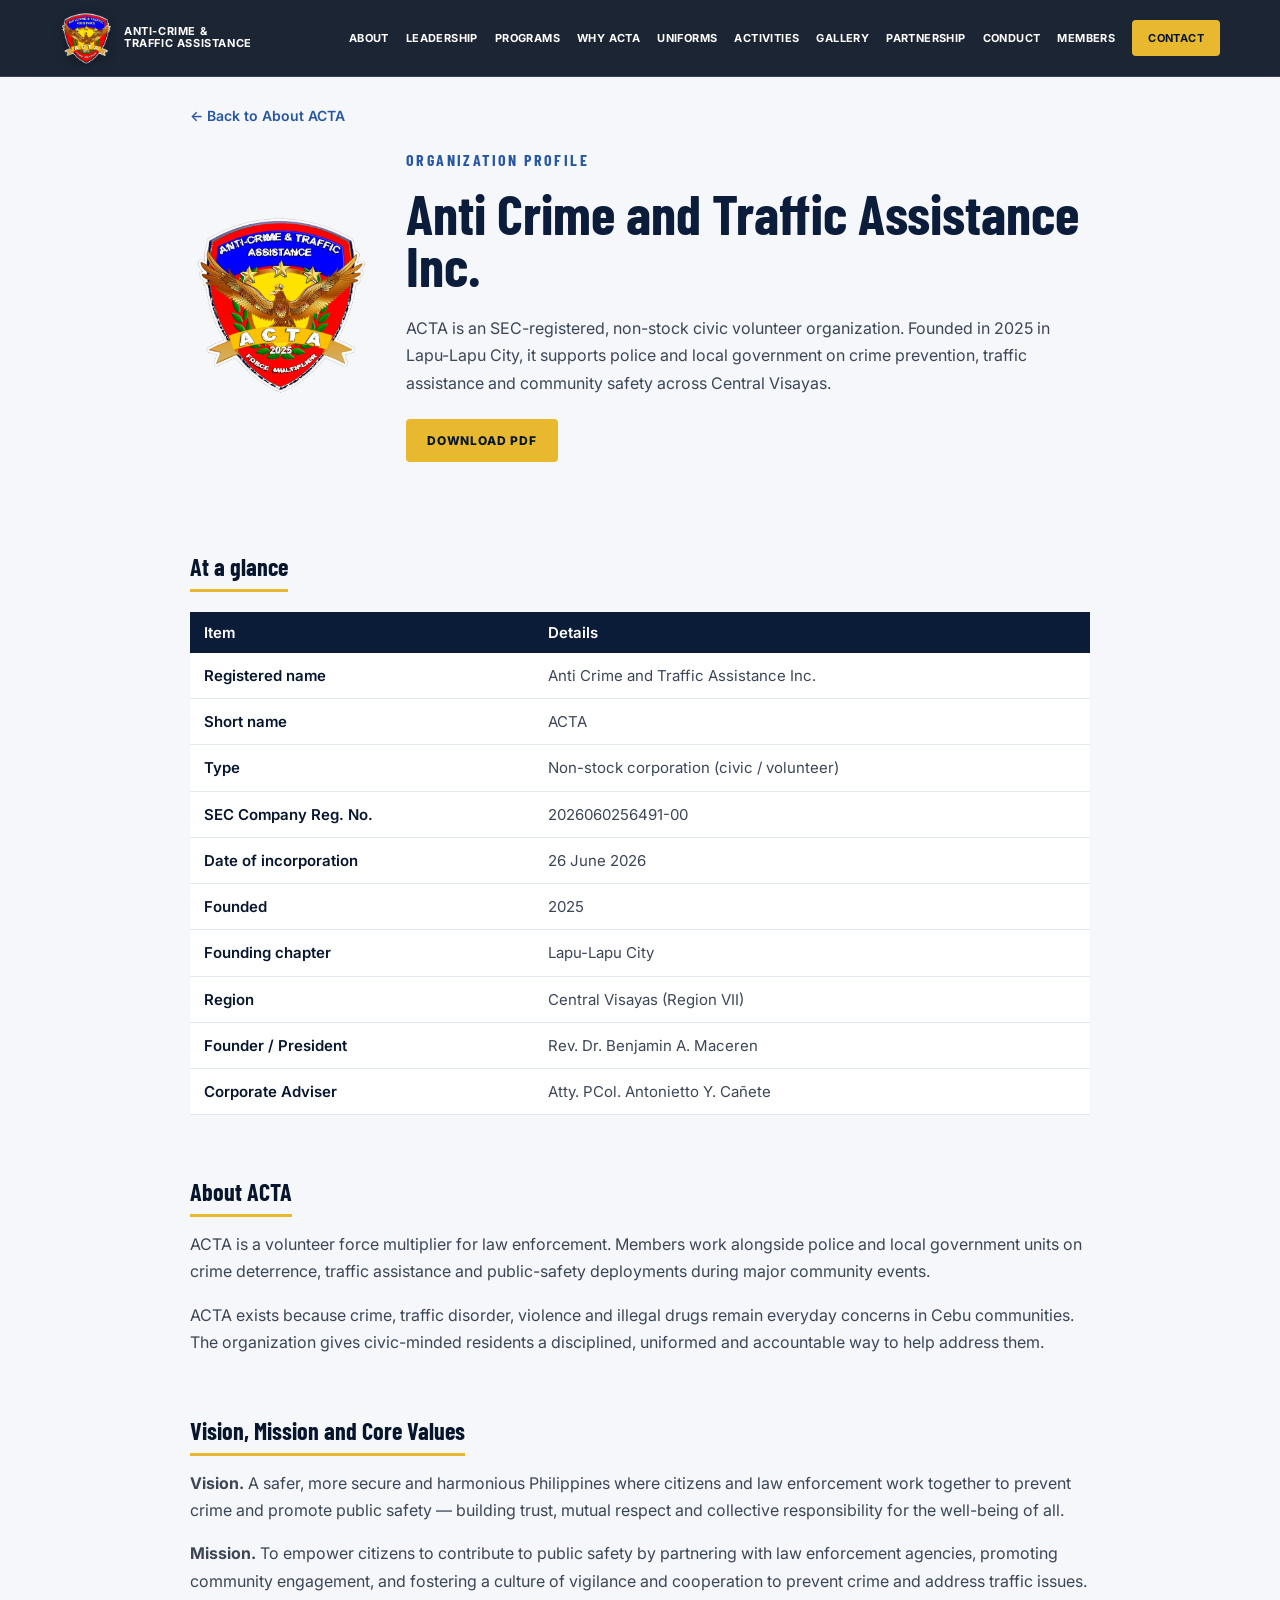
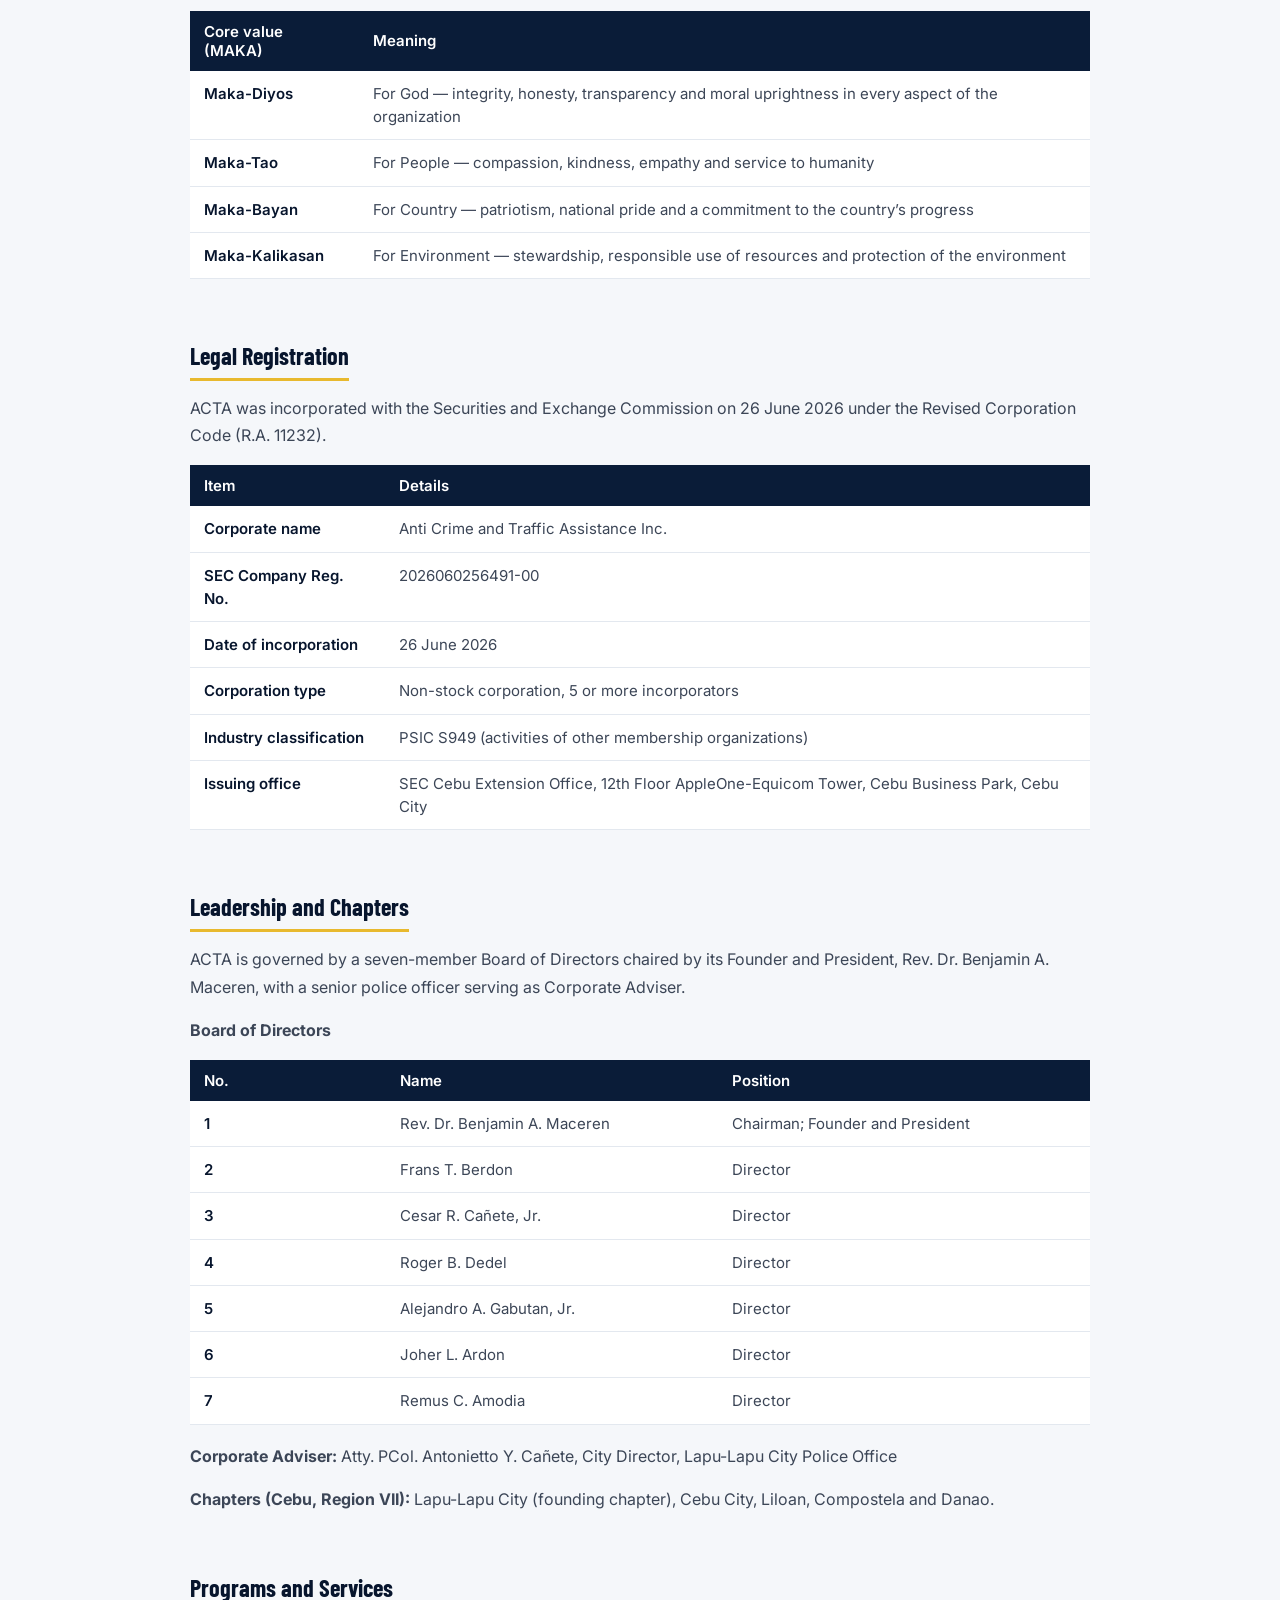
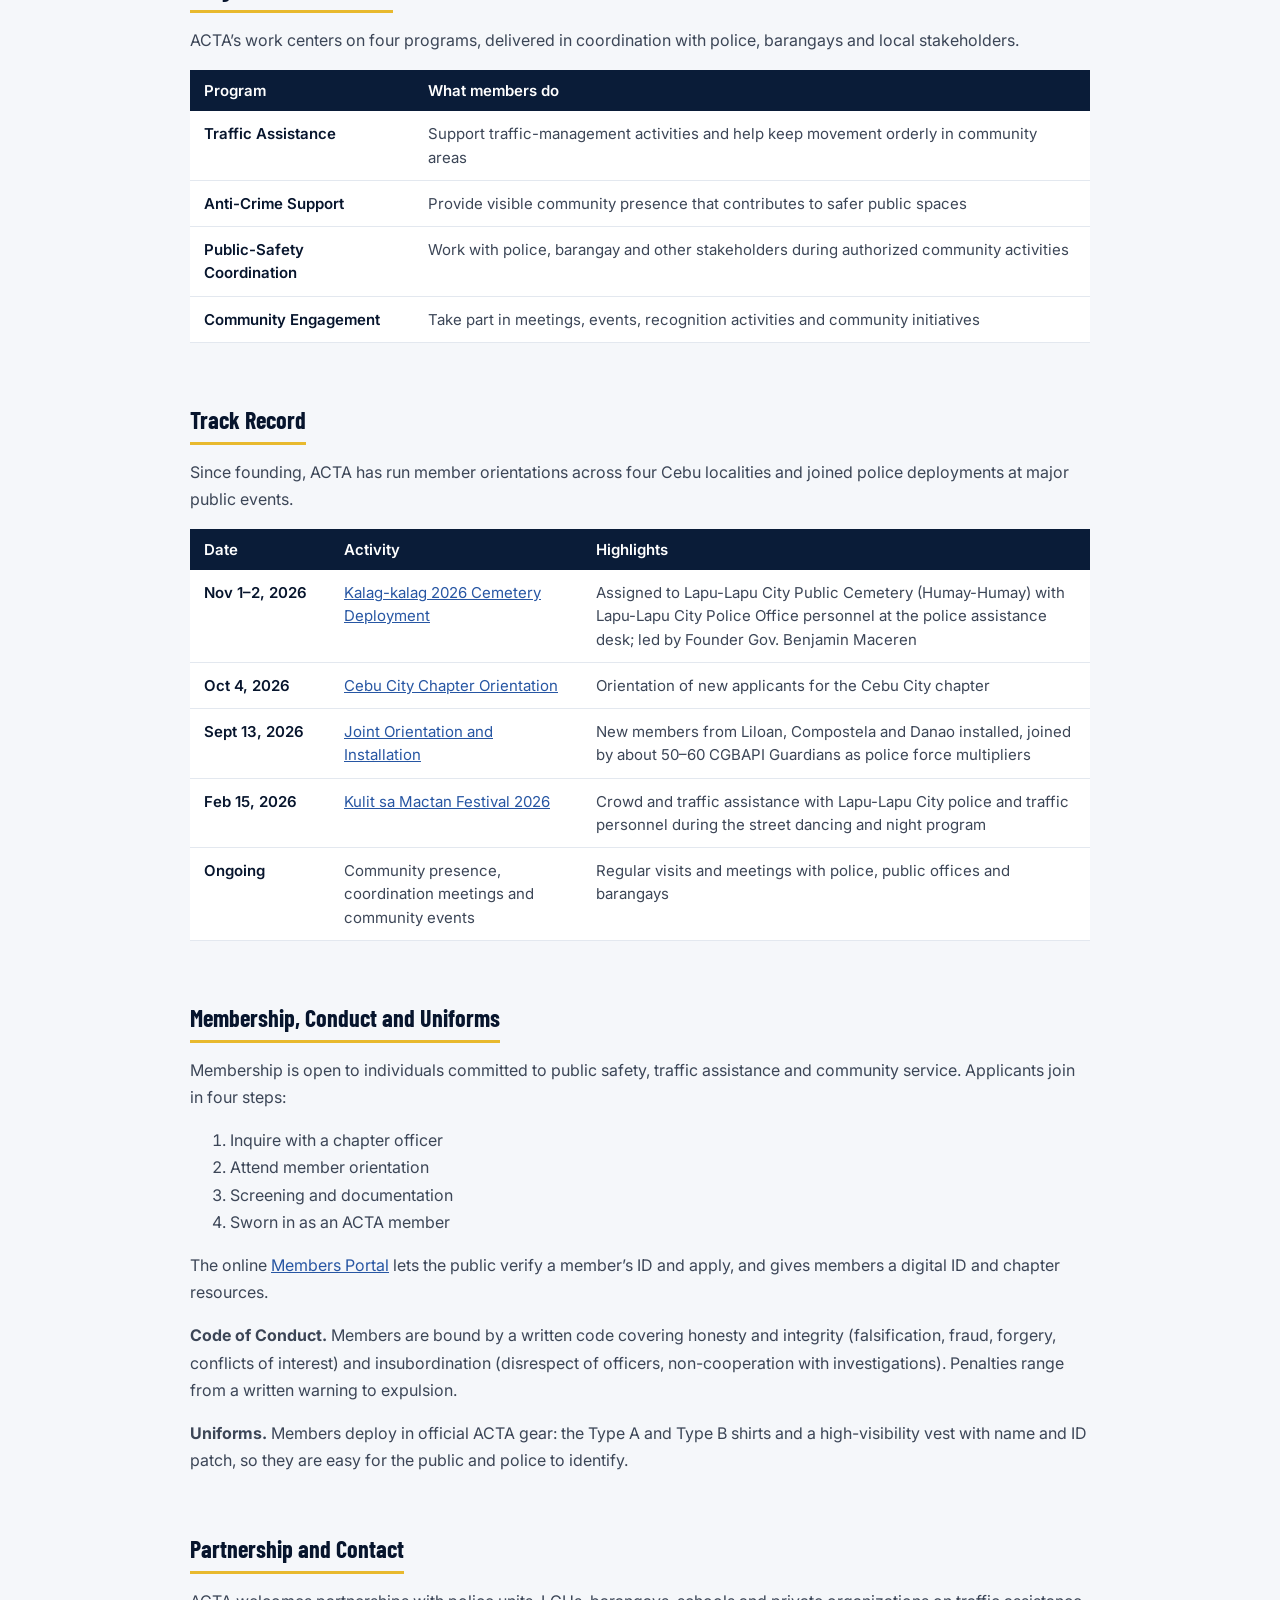
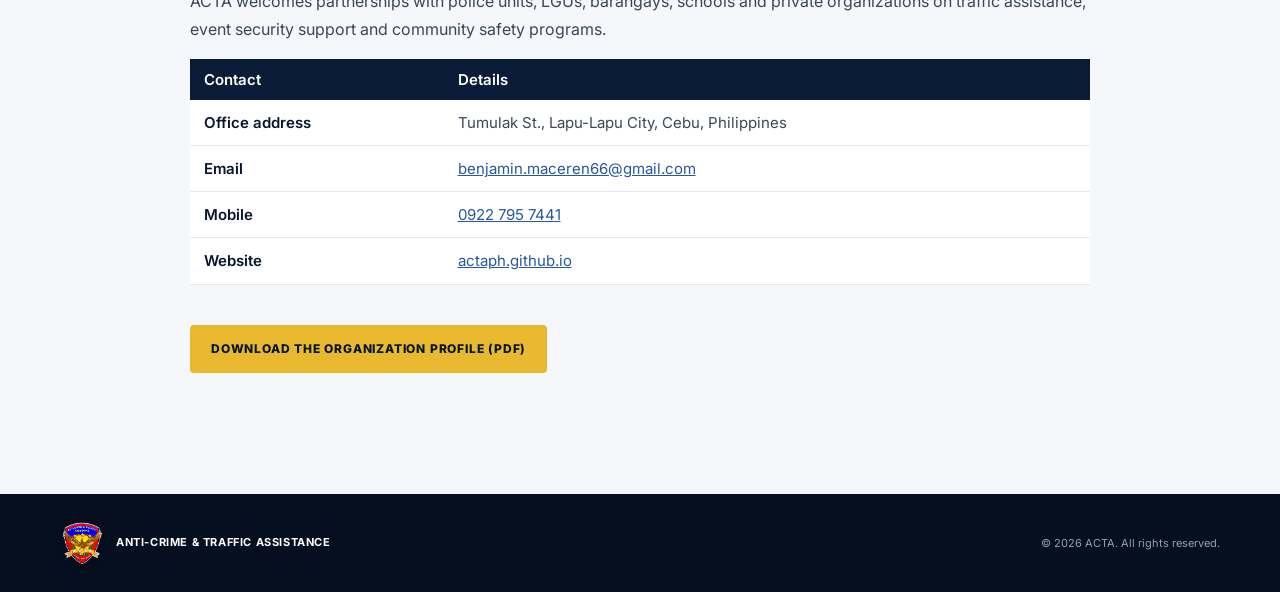
<file: organization-profile.html>
<!doctype html>
<html lang="en">
<head>
<meta charset="utf-8">
<meta name="viewport" content="width=device-width, initial-scale=1">
<meta name="description" content="Organization Profile of Anti Crime and Traffic Assistance Inc. (ACTA): SEC registration, vision and mission, leadership, chapters, programs and track record.">
<title>Organization Profile | ACTA</title>
<link rel="preconnect" href="https://fonts.googleapis.com">
<link rel="preconnect" href="https://fonts.gstatic.com" crossorigin>
<link href="https://fonts.googleapis.com/css2?family=Barlow+Condensed:wght@500;600;700&family=Inter:wght@400;500;600;700&display=swap" rel="stylesheet">
<link rel="icon" type="image/png" href="assets/acta-logo.png">
<link rel="stylesheet" href="styles.css">
</head>
<body>
<header class="topbar">
  <div class="container nav">
    <a class="brand" href="index.html#home"><img class="brand-logo" src="assets/acta-logo.png" alt="ACTA logo"><span>Anti-Crime &amp;<br>Traffic Assistance</span></a>
    <button class="menu" aria-label="Open menu">☰</button>
    <nav id="navlinks">
      <a href="index.html#about">About</a>
      <a href="index.html#leadership">Leadership</a>
      <a href="index.html#programs">Programs</a>
      <a href="index.html#why-acta">Why ACTA</a>
      <a href="index.html#uniforms">Uniforms</a>
      <a href="index.html#activities">Activities</a>
      <a href="index.html#gallery">Gallery</a>
      <a href="index.html#partners">Partnership</a>
      <a href="index.html#conduct">Conduct</a>
      <a href="index.html#members">Members</a>
      <a class="nav-cta" href="index.html#contact">Contact</a>
    </nav>
  </div>
</header>

<main>
<section class="section profile-page">
  <div class="container profile-wrap">
    <a class="back-link" href="index.html#about">&larr; Back to About ACTA</a>
    <div class="profile-hero">
      <img class="profile-logo" src="assets/acta-logo.png" alt="ACTA logo">
      <div>
        <p class="eyebrow blue">ORGANIZATION PROFILE</p>
        <h2>Anti Crime and Traffic Assistance Inc.</h2>
        <p class="activity-lead">ACTA is an SEC-registered, non-stock civic volunteer organization. Founded in 2025 in Lapu-Lapu City, it supports police and local government on crime prevention, traffic assistance and community safety across Central Visayas.</p>
        <a class="btn primary" href="assets/acta-organization-profile.pdf" download>Download PDF</a>
      </div>
    </div>

    <h3>At a glance</h3>
    <div class="profile-table"><table><thead><tr><th>Item</th><th>Details</th></tr></thead><tbody><tr><td>Registered name</td><td>Anti Crime and Traffic Assistance Inc.</td></tr><tr><td>Short name</td><td>ACTA</td></tr><tr><td>Type</td><td>Non-stock corporation (civic / volunteer)</td></tr><tr><td>SEC Company Reg. No.</td><td>2026060256491-00</td></tr><tr><td>Date of incorporation</td><td>26 June 2026</td></tr><tr><td>Founded</td><td>2025</td></tr><tr><td>Founding chapter</td><td>Lapu-Lapu City</td></tr><tr><td>Region</td><td>Central Visayas (Region VII)</td></tr><tr><td>Founder / President</td><td>Rev. Dr. Benjamin A. Maceren</td></tr><tr><td>Corporate Adviser</td><td>Atty. PCol. Antonietto Y. Ca&ntilde;ete</td></tr></tbody></table></div>

    <h3>About ACTA</h3>
    <p>ACTA is a volunteer force multiplier for law enforcement. Members work alongside police and local government units on crime deterrence, traffic assistance and public-safety deployments during major community events.</p>
    <p>ACTA exists because crime, traffic disorder, violence and illegal drugs remain everyday concerns in Cebu communities. The organization gives civic-minded residents a disciplined, uniformed and accountable way to help address them.</p>

    <h3>Vision, Mission and Core Values</h3>
    <p><b>Vision.</b> A safer, more secure and harmonious Philippines where citizens and law enforcement work together to prevent crime and promote public safety &mdash; building trust, mutual respect and collective responsibility for the well-being of all.</p>
    <p><b>Mission.</b> To empower citizens to contribute to public safety by partnering with law enforcement agencies, promoting community engagement, and fostering a culture of vigilance and cooperation to prevent crime and address traffic issues.</p>
    <div class="profile-table"><table><thead><tr><th>Core value (MAKA)</th><th>Meaning</th></tr></thead><tbody><tr><td>Maka-Diyos</td><td>For God &mdash; integrity, honesty, transparency and moral uprightness in every aspect of the organization</td></tr><tr><td>Maka-Tao</td><td>For People &mdash; compassion, kindness, empathy and service to humanity</td></tr><tr><td>Maka-Bayan</td><td>For Country &mdash; patriotism, national pride and a commitment to the country&rsquo;s progress</td></tr><tr><td>Maka-Kalikasan</td><td>For Environment &mdash; stewardship, responsible use of resources and protection of the environment</td></tr></tbody></table></div>

    <h3>Legal Registration</h3>
    <p>ACTA was incorporated with the Securities and Exchange Commission on 26 June 2026 under the Revised Corporation Code (R.A. 11232).</p>
    <div class="profile-table"><table><thead><tr><th>Item</th><th>Details</th></tr></thead><tbody><tr><td>Corporate name</td><td>Anti Crime and Traffic Assistance Inc.</td></tr><tr><td>SEC Company Reg. No.</td><td>2026060256491-00</td></tr><tr><td>Date of incorporation</td><td>26 June 2026</td></tr><tr><td>Corporation type</td><td>Non-stock corporation, 5 or more incorporators</td></tr><tr><td>Industry classification</td><td>PSIC S949 (activities of other membership organizations)</td></tr><tr><td>Issuing office</td><td>SEC Cebu Extension Office, 12th Floor AppleOne-Equicom Tower, Cebu Business Park, Cebu City</td></tr></tbody></table></div>

    <h3>Leadership and Chapters</h3>
    <p>ACTA is governed by a seven-member Board of Directors chaired by its Founder and President, Rev. Dr. Benjamin A. Maceren, with a senior police officer serving as Corporate Adviser.</p>
    <p><b>Board of Directors</b></p>
    <div class="profile-table"><table><thead><tr><th>No.</th><th>Name</th><th>Position</th></tr></thead><tbody><tr><td>1</td><td>Rev. Dr. Benjamin A. Maceren</td><td>Chairman; Founder and President</td></tr><tr><td>2</td><td>Frans T. Berdon</td><td>Director</td></tr><tr><td>3</td><td>Cesar R. Ca&ntilde;ete, Jr.</td><td>Director</td></tr><tr><td>4</td><td>Roger B. Dedel</td><td>Director</td></tr><tr><td>5</td><td>Alejandro A. Gabutan, Jr.</td><td>Director</td></tr><tr><td>6</td><td>Joher L. Ardon</td><td>Director</td></tr><tr><td>7</td><td>Remus C. Amodia</td><td>Director</td></tr></tbody></table></div>
    <p><b>Corporate Adviser:</b> Atty. PCol. Antonietto Y. Ca&ntilde;ete, City Director, Lapu-Lapu City Police Office</p>
    <p><b>Chapters (Cebu, Region VII):</b> Lapu-Lapu City (founding chapter), Cebu City, Liloan, Compostela and Danao.</p>

    <h3>Programs and Services</h3>
    <p>ACTA&rsquo;s work centers on four programs, delivered in coordination with police, barangays and local stakeholders.</p>
    <div class="profile-table"><table><thead><tr><th>Program</th><th>What members do</th></tr></thead><tbody><tr><td>Traffic Assistance</td><td>Support traffic-management activities and help keep movement orderly in community areas</td></tr><tr><td>Anti-Crime Support</td><td>Provide visible community presence that contributes to safer public spaces</td></tr><tr><td>Public-Safety Coordination</td><td>Work with police, barangay and other stakeholders during authorized community activities</td></tr><tr><td>Community Engagement</td><td>Take part in meetings, events, recognition activities and community initiatives</td></tr></tbody></table></div>

    <h3>Track Record</h3>
    <p>Since founding, ACTA has run member orientations across four Cebu localities and joined police deployments at major public events.</p>
    <div class="profile-table"><table><thead><tr><th>Date</th><th>Activity</th><th>Highlights</th></tr></thead><tbody><tr><td>Nov 1&ndash;2, 2026</td><td><a href="activities/kalag-kalag-2026.html">Kalag-kalag 2026 Cemetery Deployment</a></td><td>Assigned to Lapu-Lapu City Public Cemetery (Humay-Humay) with Lapu-Lapu City Police Office personnel at the police assistance desk; led by Founder Gov. Benjamin Maceren</td></tr><tr><td>Oct 4, 2026</td><td><a href="activities/cebu-city-orientation-2026-10-04.html">Cebu City Chapter Orientation</a></td><td>Orientation of new applicants for the Cebu City chapter</td></tr><tr><td>Sept 13, 2026</td><td><a href="activities/joint-orientation-2026-09-13.html">Joint Orientation and Installation</a></td><td>New members from Liloan, Compostela and Danao installed, joined by about 50&ndash;60 CGBAPI Guardians as police force multipliers</td></tr><tr><td>Feb 15, 2026</td><td><a href="activities/kulit-sa-mactan-2026-02-15.html">Kulit sa Mactan Festival 2026</a></td><td>Crowd and traffic assistance with Lapu-Lapu City police and traffic personnel during the street dancing and night program</td></tr><tr><td>Ongoing</td><td>Community presence, coordination meetings and community events</td><td>Regular visits and meetings with police, public offices and barangays</td></tr></tbody></table></div>

    <h3>Membership, Conduct and Uniforms</h3>
    <p>Membership is open to individuals committed to public safety, traffic assistance and community service. Applicants join in four steps:</p>
    <ol><li>Inquire with a chapter officer</li><li>Attend member orientation</li><li>Screening and documentation</li><li>Sworn in as an ACTA member</li></ol>
    <p>The online <a href="members/">Members Portal</a> lets the public verify a member&rsquo;s ID and apply, and gives members a digital ID and chapter resources.</p>
    <p><b>Code of Conduct.</b> Members are bound by a written code covering honesty and integrity (falsification, fraud, forgery, conflicts of interest) and insubordination (disrespect of officers, non-cooperation with investigations). Penalties range from a written warning to expulsion.</p>
    <p><b>Uniforms.</b> Members deploy in official ACTA gear: the Type A and Type B shirts and a high-visibility vest with name and ID patch, so they are easy for the public and police to identify.</p>

    <h3>Partnership and Contact</h3>
    <p>ACTA welcomes partnerships with police units, LGUs, barangays, schools and private organizations on traffic assistance, event security support and community safety programs.</p>
    <div class="profile-table"><table><thead><tr><th>Contact</th><th>Details</th></tr></thead><tbody><tr><td>Office address</td><td>Tumulak St., Lapu-Lapu City, Cebu, Philippines</td></tr><tr><td>Email</td><td><a href="mailto:benjamin.maceren66@gmail.com">benjamin.maceren66@gmail.com</a></td></tr><tr><td>Mobile</td><td><a href="tel:+639227957441">0922 795 7441</a></td></tr><tr><td>Website</td><td><a href="https://actaph.github.io/">actaph.github.io</a></td></tr></tbody></table></div>

    <p class="profile-download"><a class="btn primary" href="assets/acta-organization-profile.pdf" download>Download the Organization Profile (PDF)</a></p>
  </div>
</section>
</main>

<footer><div class="container footer"><div class="brand"><img class="brand-logo footer-logo" src="assets/acta-logo.png" alt="ACTA logo"><span>Anti-Crime &amp; Traffic Assistance</span></div><span>&copy; <span id="year"></span> ACTA. All rights reserved.</span></div></footer>

<div class="lightbox" id="lightbox" aria-hidden="true"><button class="close" aria-label="Close">&times;</button><img id="lightbox-img" alt=""></div>
<script src="script.js"></script>
</body>
</html>
</file>
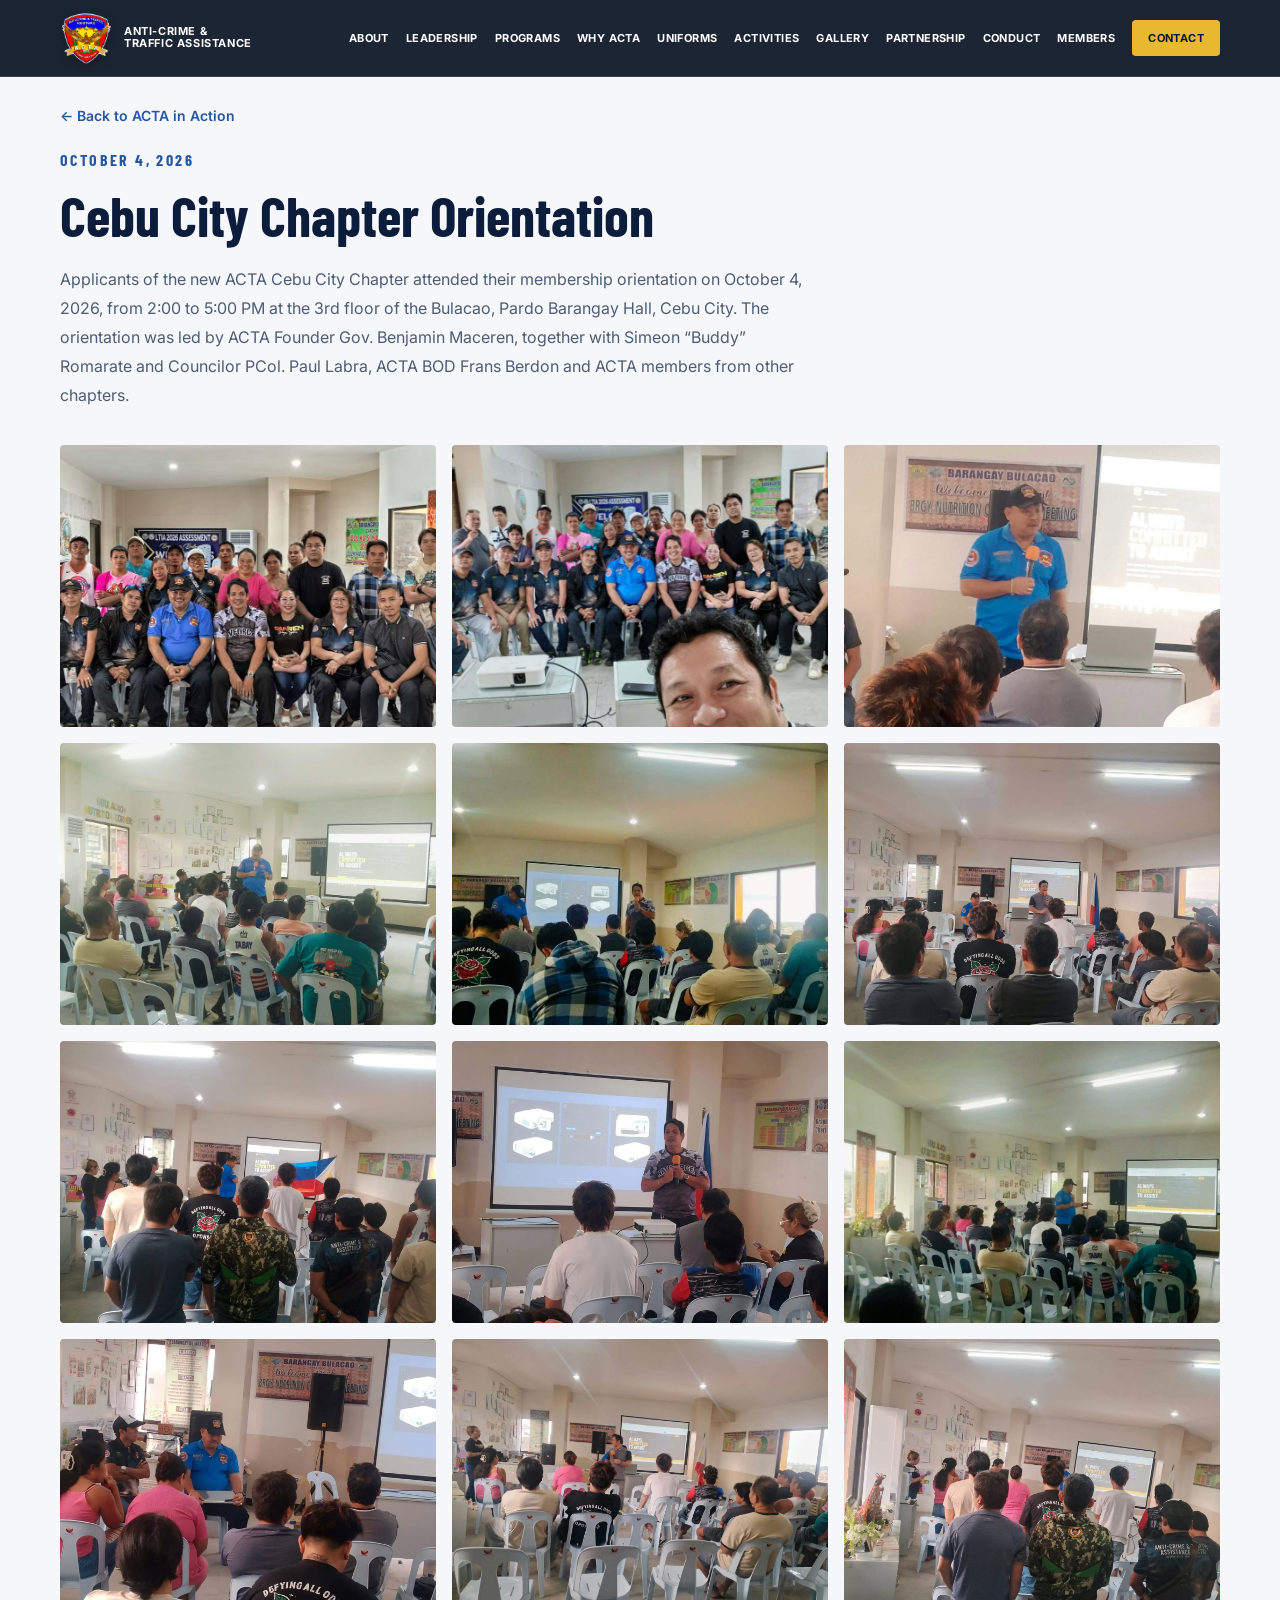
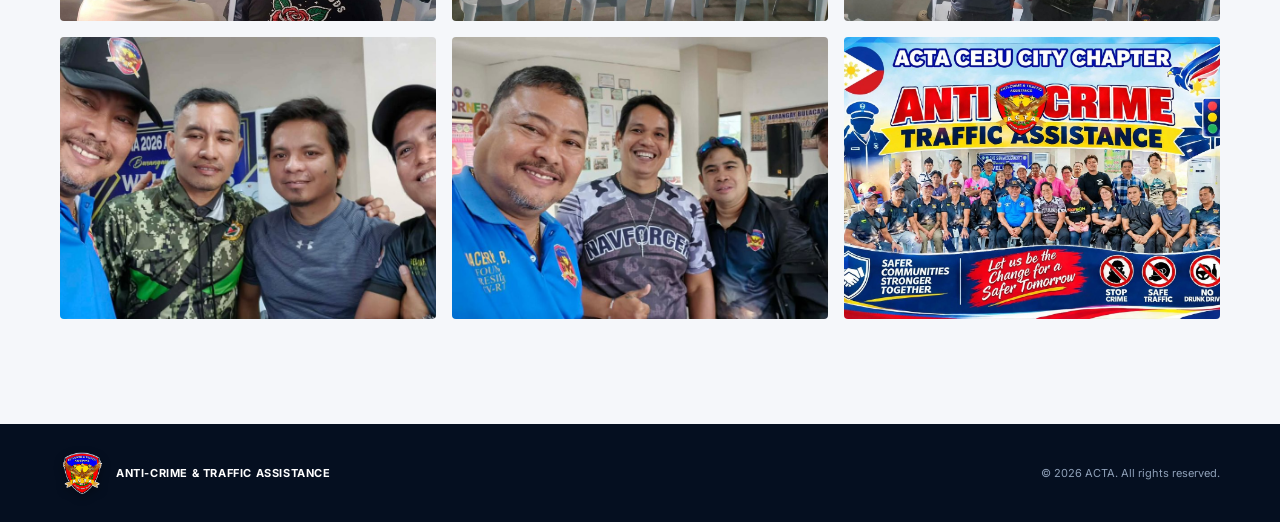
<file: activities/cebu-city-orientation-2026-10-04.html>
<!doctype html>
<html lang="en">
<head>
<meta charset="utf-8">
<meta name="viewport" content="width=device-width, initial-scale=1">
<meta name="description" content="ACTA Cebu City Chapter orientation for new applicants at the Bulacao, Pardo barangay hall, Cebu City, on October 4, 2026.">
<title>Cebu City Chapter Orientation | ACTA</title>
<link rel="preconnect" href="https://fonts.googleapis.com">
<link rel="preconnect" href="https://fonts.gstatic.com" crossorigin>
<link href="https://fonts.googleapis.com/css2?family=Barlow+Condensed:wght@500;600;700&family=Inter:wght@400;500;600;700&display=swap" rel="stylesheet">
<link rel="icon" type="image/png" href="../assets/acta-logo.png">
<link rel="stylesheet" href="../styles.css">
</head>
<body>
<header class="topbar">
  <div class="container nav">
    <a class="brand" href="../index.html#home"><img class="brand-logo" src="../assets/acta-logo.png" alt="ACTA logo"><span>Anti-Crime &amp;<br>Traffic Assistance</span></a>
    <button class="menu" aria-label="Open menu">☰</button>
    <nav id="navlinks">
      <a href="../index.html#about">About</a>
      <a href="../index.html#leadership">Leadership</a>
      <a href="../index.html#programs">Programs</a>
      <a href="../index.html#why-acta">Why ACTA</a>
      <a href="../index.html#uniforms">Uniforms</a>
      <a href="../index.html#activities">Activities</a>
      <a href="../index.html#gallery">Gallery</a>
      <a href="../index.html#partners">Partnership</a>
      <a href="../index.html#conduct">Conduct</a>
      <a href="../index.html#members">Members</a>
      <a class="nav-cta" href="../index.html#contact">Contact</a>
    </nav>
  </div>
</header>

<main>
<section class="section activity-detail">
  <div class="container">
    <a class="back-link" href="../index.html#activities">&larr; Back to ACTA in Action</a>
    <p class="eyebrow blue">OCTOBER 4, 2026</p>
    <h2>Cebu City Chapter Orientation</h2>
    <p class="activity-lead">Applicants of the new ACTA Cebu City Chapter attended their membership orientation on October 4, 2026, from 2:00 to 5:00 PM at the 3rd floor of the Bulacao, Pardo Barangay Hall, Cebu City. The orientation was led by ACTA Founder Gov. Benjamin Maceren, together with Simeon &ldquo;Buddy&rdquo; Romarate and Councilor PCol. Paul Labra, ACTA BOD Frans Berdon and ACTA members from other chapters.</p>
    <div class="activity-photos">
      <button data-full="../assets/acta-51.jpg"><img src="../assets/acta-51.jpg" alt="ACTA members, officers and Cebu City chapter applicants in a group photo after the orientation" loading="lazy"></button>
      <button data-full="../assets/acta-52.jpg"><img src="../assets/acta-52.jpg" alt="Group selfie of ACTA officers and applicants at the Bulacao barangay hall" loading="lazy"></button>
      <button data-full="../assets/acta-53.jpg"><img src="../assets/acta-53.jpg" alt="ACTA Founder addressing applicants with a microphone" loading="lazy"></button>
      <button data-full="../assets/acta-54.jpg"><img src="../assets/acta-54.jpg" alt="ACTA Founder speaking to the applicants during the orientation" loading="lazy"></button>
      <button data-full="../assets/acta-55.jpg"><img src="../assets/acta-55.jpg" alt="ACTA Founder presenting the ACTA website on screen to the applicants" loading="lazy"></button>
      <button data-full="../assets/acta-56.jpg"><img src="../assets/acta-56.jpg" alt="A speaker presenting the ACTA website to Cebu City applicants" loading="lazy"></button>
      <button data-full="../assets/acta-57.jpg"><img src="../assets/acta-57.jpg" alt="A speaker addressing the orientation in the Bulacao barangay hall" loading="lazy"></button>
      <button data-full="../assets/acta-58.jpg"><img src="../assets/acta-58.jpg" alt="A guest speaker addressing the applicants" loading="lazy"></button>
      <button data-full="../assets/acta-59.jpg"><img src="../assets/acta-59.jpg" alt="A guest speaker and the ACTA Founder in front of the applicants" loading="lazy"></button>
      <button data-full="../assets/acta-60.jpg"><img src="../assets/acta-60.jpg" alt="ACTA Founder and an officer seated in front of the applicants" loading="lazy"></button>
      <button data-full="../assets/acta-61.jpg"><img src="../assets/acta-61.jpg" alt="Attendees standing for the opening ceremony with the Philippine flag" loading="lazy"></button>
      <button data-full="../assets/acta-62.jpg"><img src="../assets/acta-62.jpg" alt="Attendees standing during the opening of the orientation" loading="lazy"></button>
      <button data-full="../assets/acta-63.jpg"><img src="../assets/acta-63.jpg" alt="ACTA Founder with officers and guests in a selfie" loading="lazy"></button>
      <button data-full="../assets/acta-64.jpg"><img src="../assets/acta-64.jpg" alt="ACTA Founder with fellow officers after the orientation" loading="lazy"></button>
      <button data-full="../assets/acta-65.jpg"><img src="../assets/acta-65.jpg" alt="ACTA Cebu City Chapter poster: Safer Communities, Stronger Together" loading="lazy"></button>
    </div>
  </div>
</section>
</main>

<footer><div class="container footer"><div class="brand"><img class="brand-logo footer-logo" src="../assets/acta-logo.png" alt="ACTA logo"><span>Anti-Crime &amp; Traffic Assistance</span></div><span>&copy; <span id="year"></span> ACTA. All rights reserved.</span></div></footer>

<div class="lightbox" id="lightbox" aria-hidden="true"><button class="close" aria-label="Close">&times;</button><img id="lightbox-img" alt=""></div>
<script src="../script.js"></script>
</body>
</html>
</file>
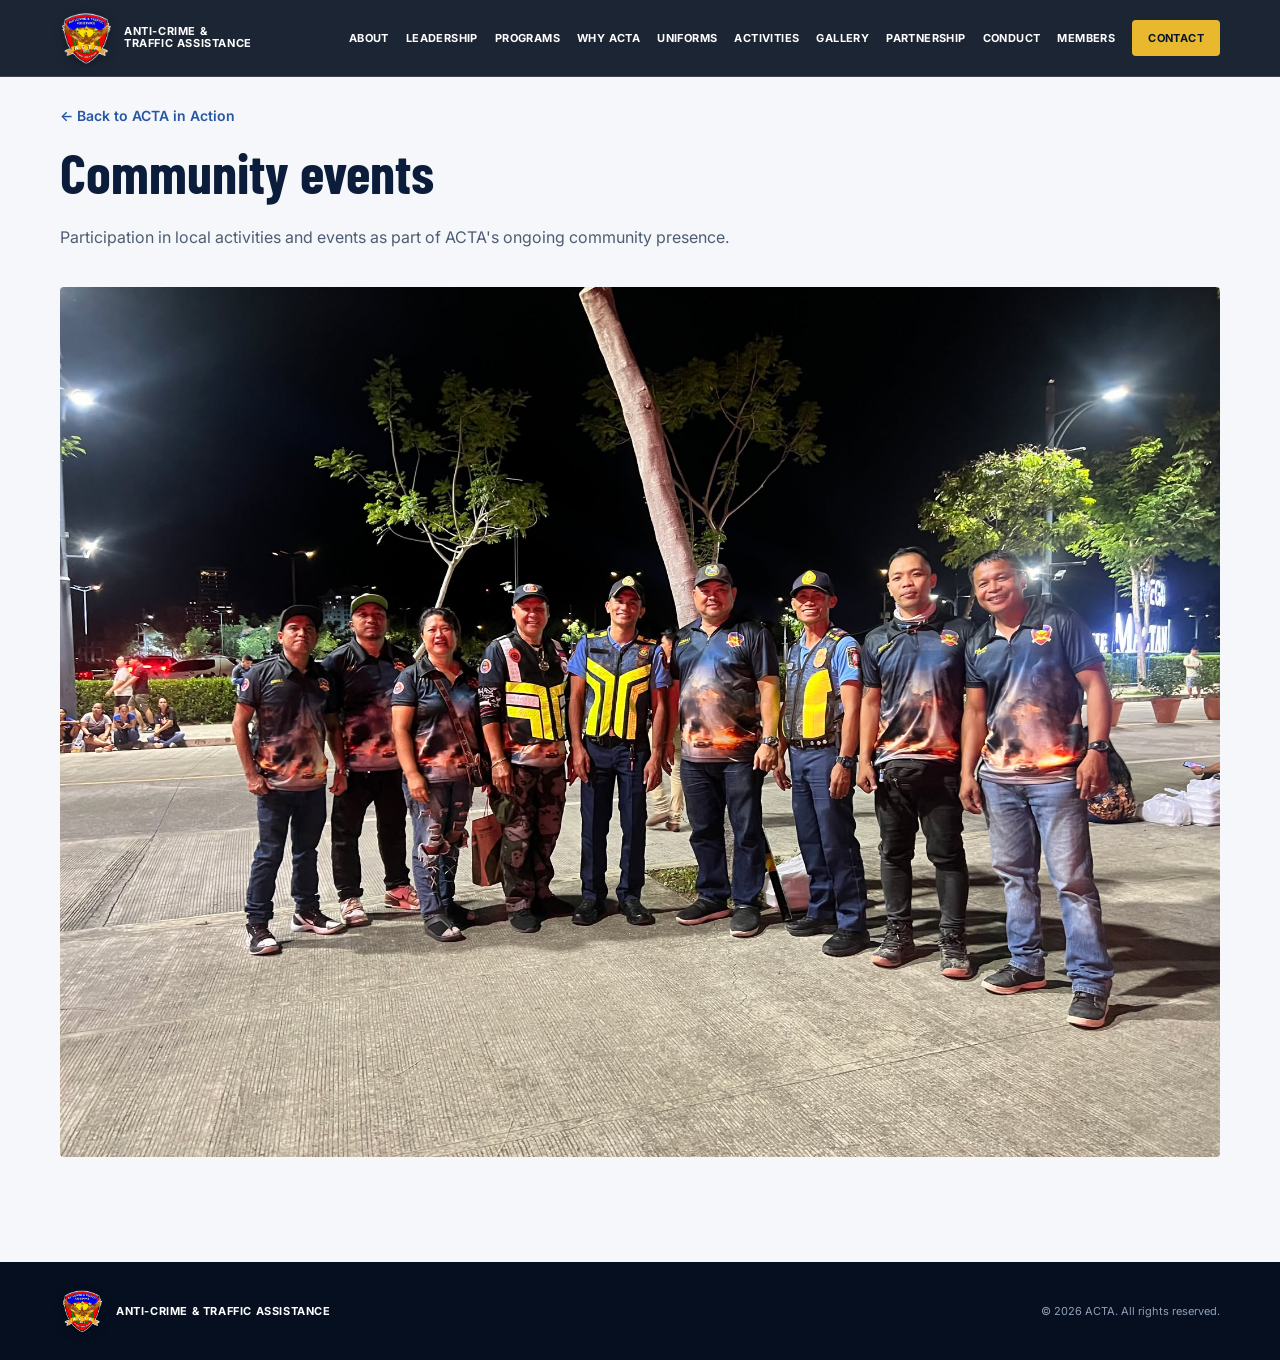
<file: activities/community-events.html>
<!doctype html>
<html lang="en">
<head>
<meta charset="utf-8">
<meta name="viewport" content="width=device-width, initial-scale=1">
<meta name="description" content="ACTA members participating in a local community event.">
<title>Community events | ACTA</title>
<link rel="preconnect" href="https://fonts.googleapis.com">
<link rel="preconnect" href="https://fonts.gstatic.com" crossorigin>
<link href="https://fonts.googleapis.com/css2?family=Barlow+Condensed:wght@500;600;700&family=Inter:wght@400;500;600;700&display=swap" rel="stylesheet">
<link rel="icon" type="image/png" href="../assets/acta-logo.png">
<link rel="stylesheet" href="../styles.css">
</head>
<body>
<header class="topbar">
  <div class="container nav">
    <a class="brand" href="../index.html#home"><img class="brand-logo" src="../assets/acta-logo.png" alt="ACTA logo"><span>Anti-Crime &amp;<br>Traffic Assistance</span></a>
    <button class="menu" aria-label="Open menu">☰</button>
    <nav id="navlinks">
      <a href="../index.html#about">About</a>
      <a href="../index.html#leadership">Leadership</a>
      <a href="../index.html#programs">Programs</a>
      <a href="../index.html#why-acta">Why ACTA</a>
      <a href="../index.html#uniforms">Uniforms</a>
      <a href="../index.html#activities">Activities</a>
      <a href="../index.html#gallery">Gallery</a>
      <a href="../index.html#partners">Partnership</a>
      <a href="../index.html#conduct">Conduct</a>
      <a href="../index.html#members">Members</a>
      <a class="nav-cta" href="../index.html#contact">Contact</a>
    </nav>
  </div>
</header>

<main>
<section class="section activity-detail">
  <div class="container">
    <a class="back-link" href="../index.html#activities">&larr; Back to ACTA in Action</a>
    <h2>Community events</h2>
    <p class="activity-lead">Participation in local activities and events as part of ACTA's ongoing community presence.</p>
    <div class="activity-photos">
      <button data-full="../assets/acta-07.jpg"><img src="../assets/acta-07.jpg" alt="ACTA members at an event" loading="lazy"></button>
    </div>
  </div>
</section>
</main>

<footer><div class="container footer"><div class="brand"><img class="brand-logo footer-logo" src="../assets/acta-logo.png" alt="ACTA logo"><span>Anti-Crime &amp; Traffic Assistance</span></div><span>&copy; <span id="year"></span> ACTA. All rights reserved.</span></div></footer>

<div class="lightbox" id="lightbox" aria-hidden="true"><button class="close" aria-label="Close">&times;</button><img id="lightbox-img" alt=""></div>
<script src="../script.js"></script>
</body>
</html>
</file>
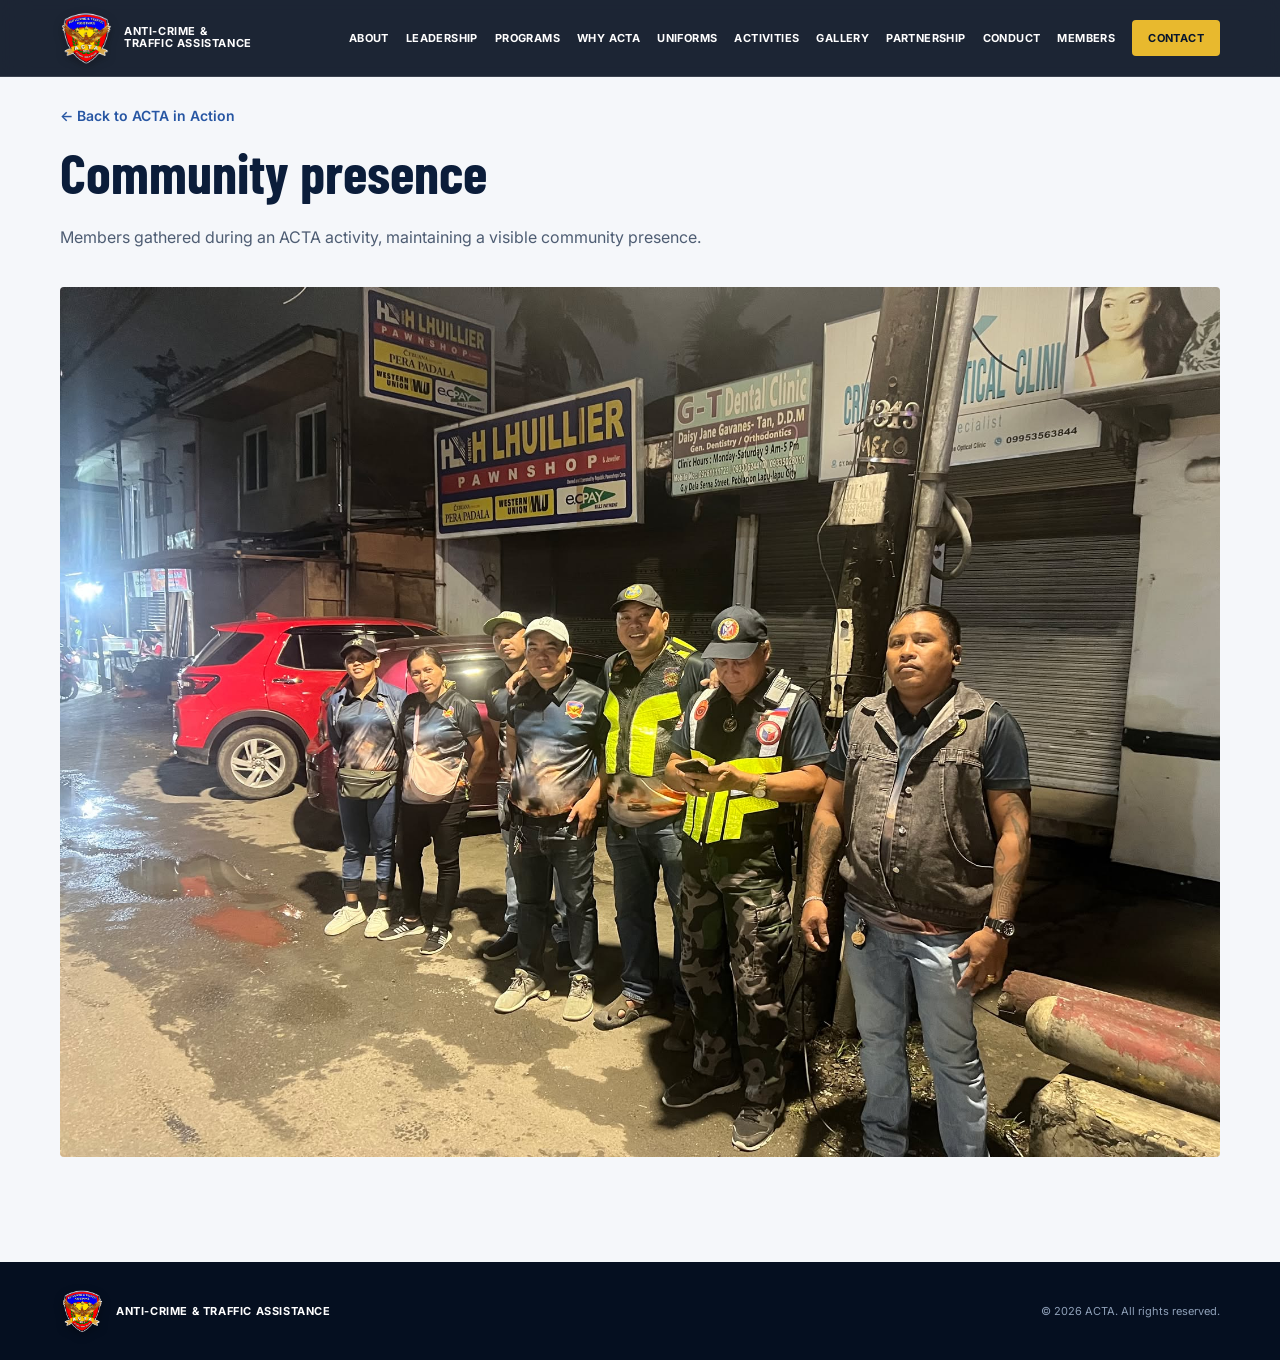
<file: activities/community-presence.html>
<!doctype html>
<html lang="en">
<head>
<meta charset="utf-8">
<meta name="viewport" content="width=device-width, initial-scale=1">
<meta name="description" content="ACTA members gathered during a community activity.">
<title>Community presence | ACTA</title>
<link rel="preconnect" href="https://fonts.googleapis.com">
<link rel="preconnect" href="https://fonts.gstatic.com" crossorigin>
<link href="https://fonts.googleapis.com/css2?family=Barlow+Condensed:wght@500;600;700&family=Inter:wght@400;500;600;700&display=swap" rel="stylesheet">
<link rel="icon" type="image/png" href="../assets/acta-logo.png">
<link rel="stylesheet" href="../styles.css">
</head>
<body>
<header class="topbar">
  <div class="container nav">
    <a class="brand" href="../index.html#home"><img class="brand-logo" src="../assets/acta-logo.png" alt="ACTA logo"><span>Anti-Crime &amp;<br>Traffic Assistance</span></a>
    <button class="menu" aria-label="Open menu">☰</button>
    <nav id="navlinks">
      <a href="../index.html#about">About</a>
      <a href="../index.html#leadership">Leadership</a>
      <a href="../index.html#programs">Programs</a>
      <a href="../index.html#why-acta">Why ACTA</a>
      <a href="../index.html#uniforms">Uniforms</a>
      <a href="../index.html#activities">Activities</a>
      <a href="../index.html#gallery">Gallery</a>
      <a href="../index.html#partners">Partnership</a>
      <a href="../index.html#conduct">Conduct</a>
      <a href="../index.html#members">Members</a>
      <a class="nav-cta" href="../index.html#contact">Contact</a>
    </nav>
  </div>
</header>

<main>
<section class="section activity-detail">
  <div class="container">
    <a class="back-link" href="../index.html#activities">&larr; Back to ACTA in Action</a>
    <h2>Community presence</h2>
    <p class="activity-lead">Members gathered during an ACTA activity, maintaining a visible community presence.</p>
    <div class="activity-photos">
      <button data-full="../assets/acta-02.jpg"><img src="../assets/acta-02.jpg" alt="ACTA members during a community activity" loading="lazy"></button>
    </div>
  </div>
</section>
</main>

<footer><div class="container footer"><div class="brand"><img class="brand-logo footer-logo" src="../assets/acta-logo.png" alt="ACTA logo"><span>Anti-Crime &amp; Traffic Assistance</span></div><span>&copy; <span id="year"></span> ACTA. All rights reserved.</span></div></footer>

<div class="lightbox" id="lightbox" aria-hidden="true"><button class="close" aria-label="Close">&times;</button><img id="lightbox-img" alt=""></div>
<script src="../script.js"></script>
</body>
</html>
</file>
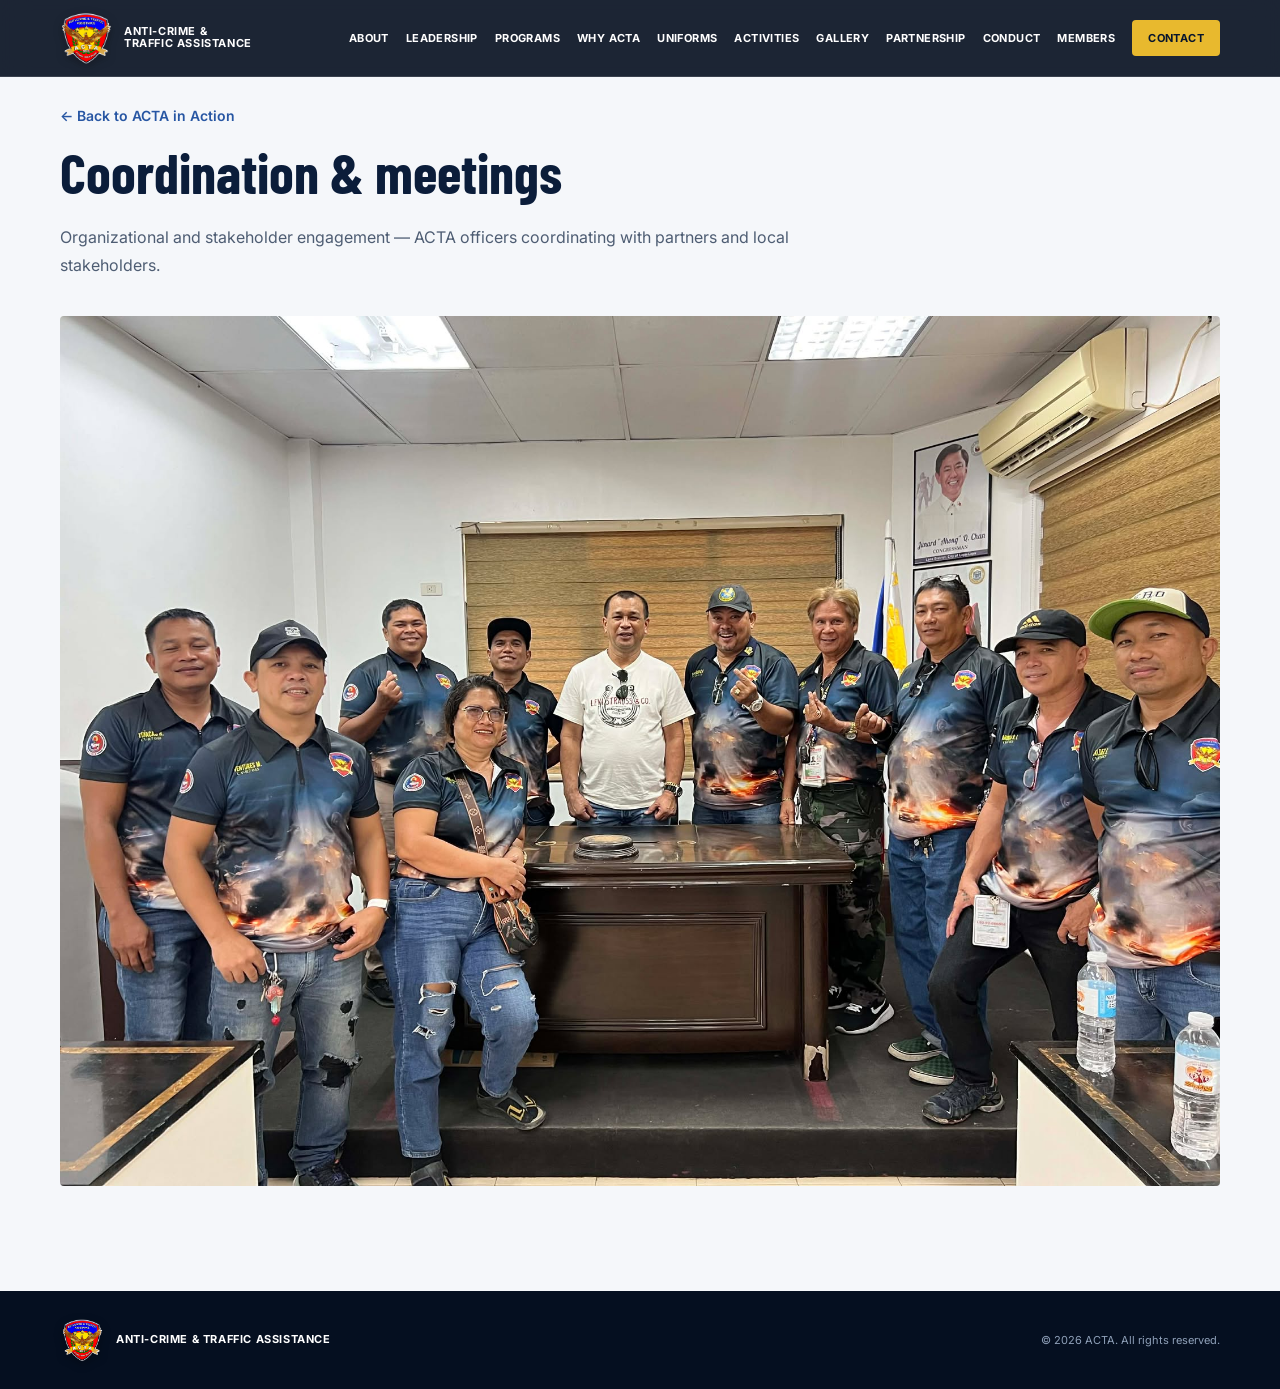
<file: activities/coordination-meetings.html>
<!doctype html>
<html lang="en">
<head>
<meta charset="utf-8">
<meta name="viewport" content="width=device-width, initial-scale=1">
<meta name="description" content="ACTA members in a coordination meeting with stakeholders.">
<title>Coordination &amp; meetings | ACTA</title>
<link rel="preconnect" href="https://fonts.googleapis.com">
<link rel="preconnect" href="https://fonts.gstatic.com" crossorigin>
<link href="https://fonts.googleapis.com/css2?family=Barlow+Condensed:wght@500;600;700&family=Inter:wght@400;500;600;700&display=swap" rel="stylesheet">
<link rel="icon" type="image/png" href="../assets/acta-logo.png">
<link rel="stylesheet" href="../styles.css">
</head>
<body>
<header class="topbar">
  <div class="container nav">
    <a class="brand" href="../index.html#home"><img class="brand-logo" src="../assets/acta-logo.png" alt="ACTA logo"><span>Anti-Crime &amp;<br>Traffic Assistance</span></a>
    <button class="menu" aria-label="Open menu">☰</button>
    <nav id="navlinks">
      <a href="../index.html#about">About</a>
      <a href="../index.html#leadership">Leadership</a>
      <a href="../index.html#programs">Programs</a>
      <a href="../index.html#why-acta">Why ACTA</a>
      <a href="../index.html#uniforms">Uniforms</a>
      <a href="../index.html#activities">Activities</a>
      <a href="../index.html#gallery">Gallery</a>
      <a href="../index.html#partners">Partnership</a>
      <a href="../index.html#conduct">Conduct</a>
      <a href="../index.html#members">Members</a>
      <a class="nav-cta" href="../index.html#contact">Contact</a>
    </nav>
  </div>
</header>

<main>
<section class="section activity-detail">
  <div class="container">
    <a class="back-link" href="../index.html#activities">&larr; Back to ACTA in Action</a>
    <h2>Coordination &amp; meetings</h2>
    <p class="activity-lead">Organizational and stakeholder engagement &mdash; ACTA officers coordinating with partners and local stakeholders.</p>
    <div class="activity-photos">
      <button data-full="../assets/acta-04.jpg"><img src="../assets/acta-04.jpg" alt="ACTA members in a meeting" loading="lazy"></button>
    </div>
  </div>
</section>
</main>

<footer><div class="container footer"><div class="brand"><img class="brand-logo footer-logo" src="../assets/acta-logo.png" alt="ACTA logo"><span>Anti-Crime &amp; Traffic Assistance</span></div><span>&copy; <span id="year"></span> ACTA. All rights reserved.</span></div></footer>

<div class="lightbox" id="lightbox" aria-hidden="true"><button class="close" aria-label="Close">&times;</button><img id="lightbox-img" alt=""></div>
<script src="../script.js"></script>
</body>
</html>
</file>
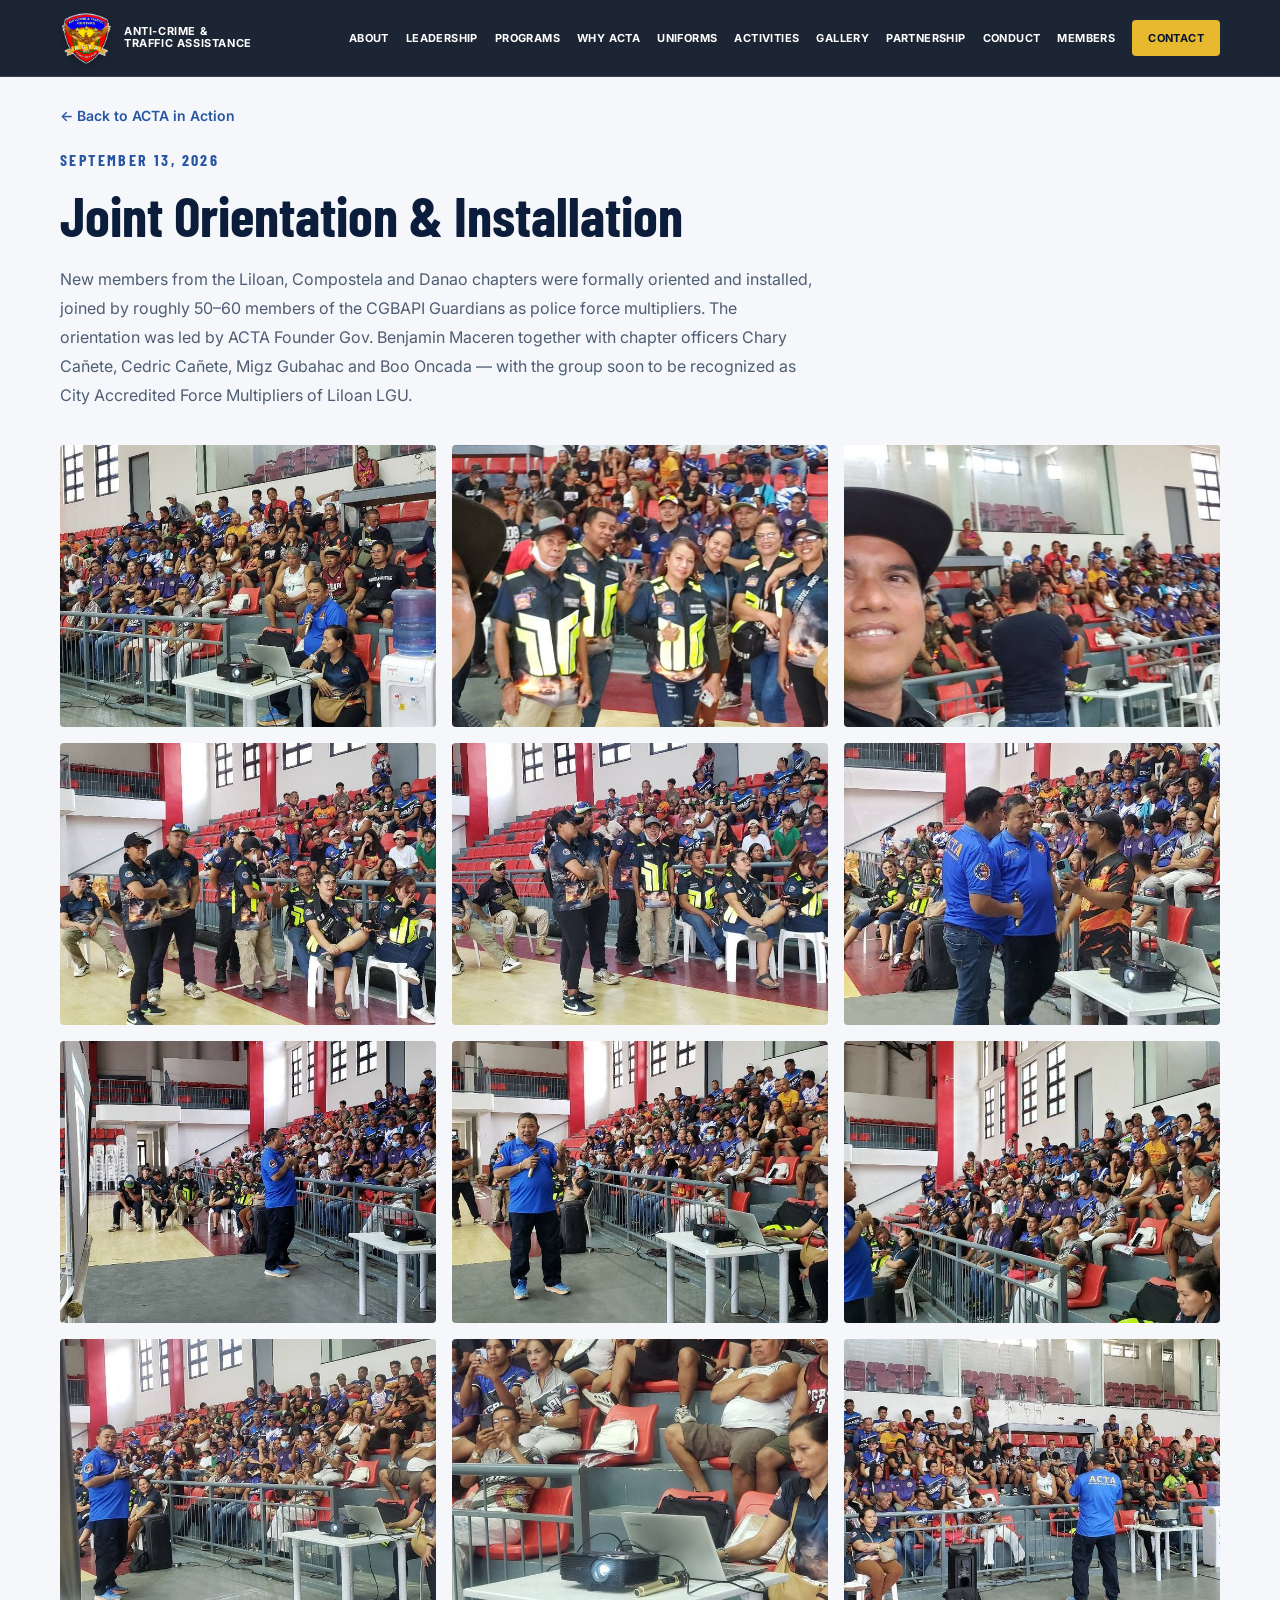
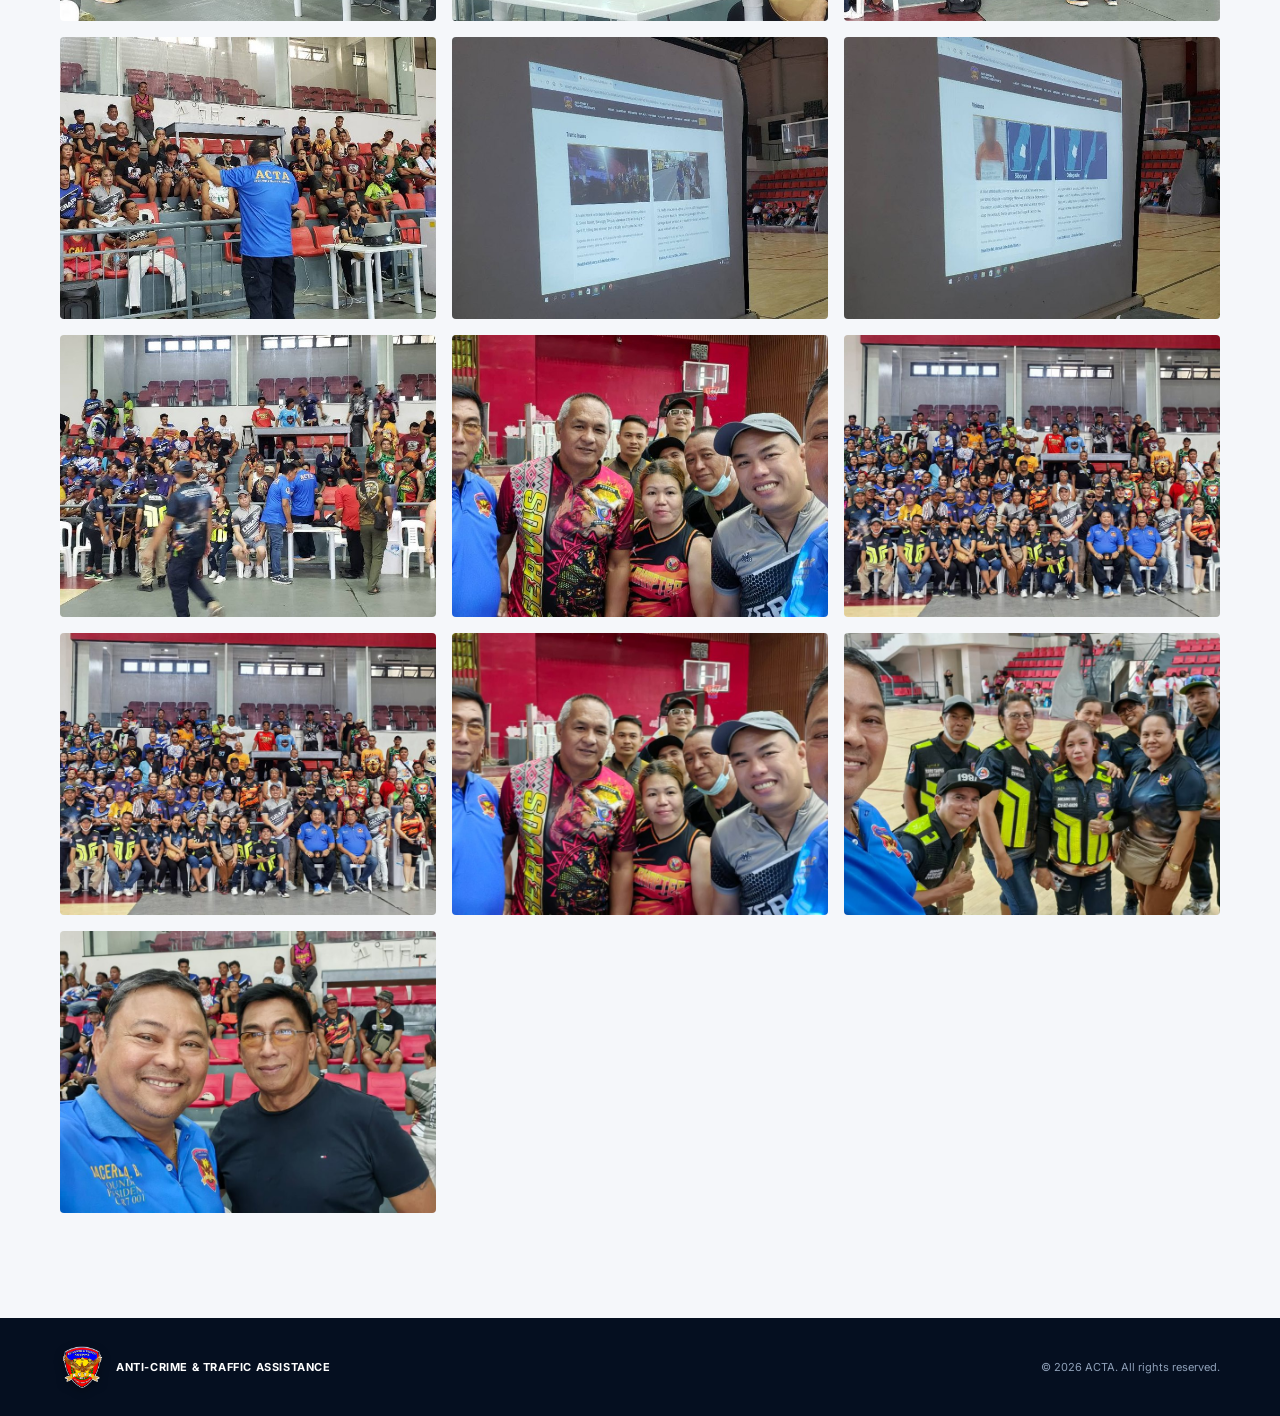
<file: activities/joint-orientation-2026-09-13.html>
<!doctype html>
<html lang="en">
<head>
<meta charset="utf-8">
<meta name="viewport" content="width=device-width, initial-scale=1">
<meta name="description" content="ACTA joint orientation and installation of new members from the Liloan, Compostela and Danao chapters, with CGBAPI Guardians joining as police force multipliers.">
<title>Joint Orientation &amp; Installation | ACTA</title>
<link rel="preconnect" href="https://fonts.googleapis.com">
<link rel="preconnect" href="https://fonts.gstatic.com" crossorigin>
<link href="https://fonts.googleapis.com/css2?family=Barlow+Condensed:wght@500;600;700&family=Inter:wght@400;500;600;700&display=swap" rel="stylesheet">
<link rel="icon" type="image/png" href="../assets/acta-logo.png">
<link rel="stylesheet" href="../styles.css">
</head>
<body>
<header class="topbar">
  <div class="container nav">
    <a class="brand" href="../index.html#home"><img class="brand-logo" src="../assets/acta-logo.png" alt="ACTA logo"><span>Anti-Crime &amp;<br>Traffic Assistance</span></a>
    <button class="menu" aria-label="Open menu">☰</button>
    <nav id="navlinks">
      <a href="../index.html#about">About</a>
      <a href="../index.html#leadership">Leadership</a>
      <a href="../index.html#programs">Programs</a>
      <a href="../index.html#why-acta">Why ACTA</a>
      <a href="../index.html#uniforms">Uniforms</a>
      <a href="../index.html#activities">Activities</a>
      <a href="../index.html#gallery">Gallery</a>
      <a href="../index.html#partners">Partnership</a>
      <a href="../index.html#conduct">Conduct</a>
      <a href="../index.html#members">Members</a>
      <a class="nav-cta" href="../index.html#contact">Contact</a>
    </nav>
  </div>
</header>

<main>
<section class="section activity-detail">
  <div class="container">
    <a class="back-link" href="../index.html#activities">&larr; Back to ACTA in Action</a>
    <p class="eyebrow blue">SEPTEMBER 13, 2026</p>
    <h2>Joint Orientation &amp; Installation</h2>
    <p class="activity-lead">New members from the Liloan, Compostela and Danao chapters were formally oriented and installed, joined by roughly 50&ndash;60 members of the CGBAPI Guardians as police force multipliers. The orientation was led by ACTA Founder Gov. Benjamin Maceren together with chapter officers Chary Ca&ntilde;ete, Cedric Ca&ntilde;ete, Migz Gubahac and Boo Oncada &mdash; with the group soon to be recognized as City Accredited Force Multipliers of Liloan LGU.</p>
    <div class="activity-photos">
      <button data-full="../assets/acta-activity-orientation.jpg"><img src="../assets/acta-activity-orientation.jpg" alt="ACTA officer addressing new members and CGBAPI Guardians during the orientation" loading="lazy"></button>
      <button data-full="../assets/acta-24.jpg"><img src="../assets/acta-24.jpg" alt="ACTA officers together at the joint orientation and installation" loading="lazy"></button>
      <button data-full="../assets/acta-28.jpg"><img src="../assets/acta-28.jpg" alt="ACTA officer with attendees at the joint orientation" loading="lazy"></button>
      <button data-full="../assets/acta-29.jpg"><img src="../assets/acta-29.jpg" alt="ACTA officers seated and standing, watching the orientation program" loading="lazy"></button>
      <button data-full="../assets/acta-30.jpg"><img src="../assets/acta-30.jpg" alt="ACTA officers gathered at the side of the gymnasium during the program" loading="lazy"></button>
      <button data-full="../assets/acta-26.jpg"><img src="../assets/acta-26.jpg" alt="ACTA officers addressing new members with a microphone" loading="lazy"></button>
      <button data-full="../assets/acta-27.jpg"><img src="../assets/acta-27.jpg" alt="ACTA Founder speaking to new members and CGBAPI Guardians" loading="lazy"></button>
      <button data-full="../assets/acta-31.jpg"><img src="../assets/acta-31.jpg" alt="ACTA Founder addressing the full crowd with a microphone" loading="lazy"></button>
      <button data-full="../assets/acta-32.jpg"><img src="../assets/acta-32.jpg" alt="ACTA Founder speaking to attendees in the gymnasium" loading="lazy"></button>
      <button data-full="../assets/acta-33.jpg"><img src="../assets/acta-33.jpg" alt="ACTA Founder continuing the orientation address" loading="lazy"></button>
      <button data-full="../assets/acta-34.jpg"><img src="../assets/acta-34.jpg" alt="Attendees and staff following the orientation presentation" loading="lazy"></button>
      <button data-full="../assets/acta-35.jpg"><img src="../assets/acta-35.jpg" alt="ACTA officer, back turned, addressing the crowd" loading="lazy"></button>
      <button data-full="../assets/acta-36.jpg"><img src="../assets/acta-36.jpg" alt="ACTA officer gesturing while addressing new members" loading="lazy"></button>
      <button data-full="../assets/acta-25.jpg"><img src="../assets/acta-25.jpg" alt="The ACTA website projected on screen during the orientation, showing the Traffic Issues page" loading="lazy"></button>
      <button data-full="../assets/acta-37.jpg"><img src="../assets/acta-37.jpg" alt="The ACTA website projected on screen during the orientation, showing the Violence page" loading="lazy"></button>
      <button data-full="../assets/acta-38.jpg"><img src="../assets/acta-38.jpg" alt="ACTA officers at the registration table during the event" loading="lazy"></button>
      <button data-full="../assets/acta-39.jpg"><img src="../assets/acta-39.jpg" alt="ACTA officers with fellow chapter and club members at the event" loading="lazy"></button>
      <button data-full="../assets/acta-40.jpg"><img src="../assets/acta-40.jpg" alt="Official group photo of ACTA members, new inductees and CGBAPI Guardians in the gymnasium bleachers" loading="lazy"></button>
      <button data-full="../assets/acta-41.jpg"><img src="../assets/acta-41.jpg" alt="Wide group photo of all attendees at the joint orientation and installation" loading="lazy"></button>
      <button data-full="../assets/acta-42.jpg"><img src="../assets/acta-42.jpg" alt="ACTA Founder with chapter officers and fellow club members on the gymnasium court" loading="lazy"></button>
      <button data-full="../assets/acta-43.jpg"><img src="../assets/acta-43.jpg" alt="ACTA Founder with members in reflective vests on the gymnasium court" loading="lazy"></button>
      <button data-full="../assets/acta-44.jpg"><img src="../assets/acta-44.jpg" alt="ACTA Founder with a guest in front of the attendees in the bleachers" loading="lazy"></button>
    </div>
  </div>
</section>
</main>

<footer><div class="container footer"><div class="brand"><img class="brand-logo footer-logo" src="../assets/acta-logo.png" alt="ACTA logo"><span>Anti-Crime &amp; Traffic Assistance</span></div><span>&copy; <span id="year"></span> ACTA. All rights reserved.</span></div></footer>

<div class="lightbox" id="lightbox" aria-hidden="true"><button class="close" aria-label="Close">&times;</button><img id="lightbox-img" alt=""></div>
<script src="../script.js"></script>
</body>
</html>
</file>
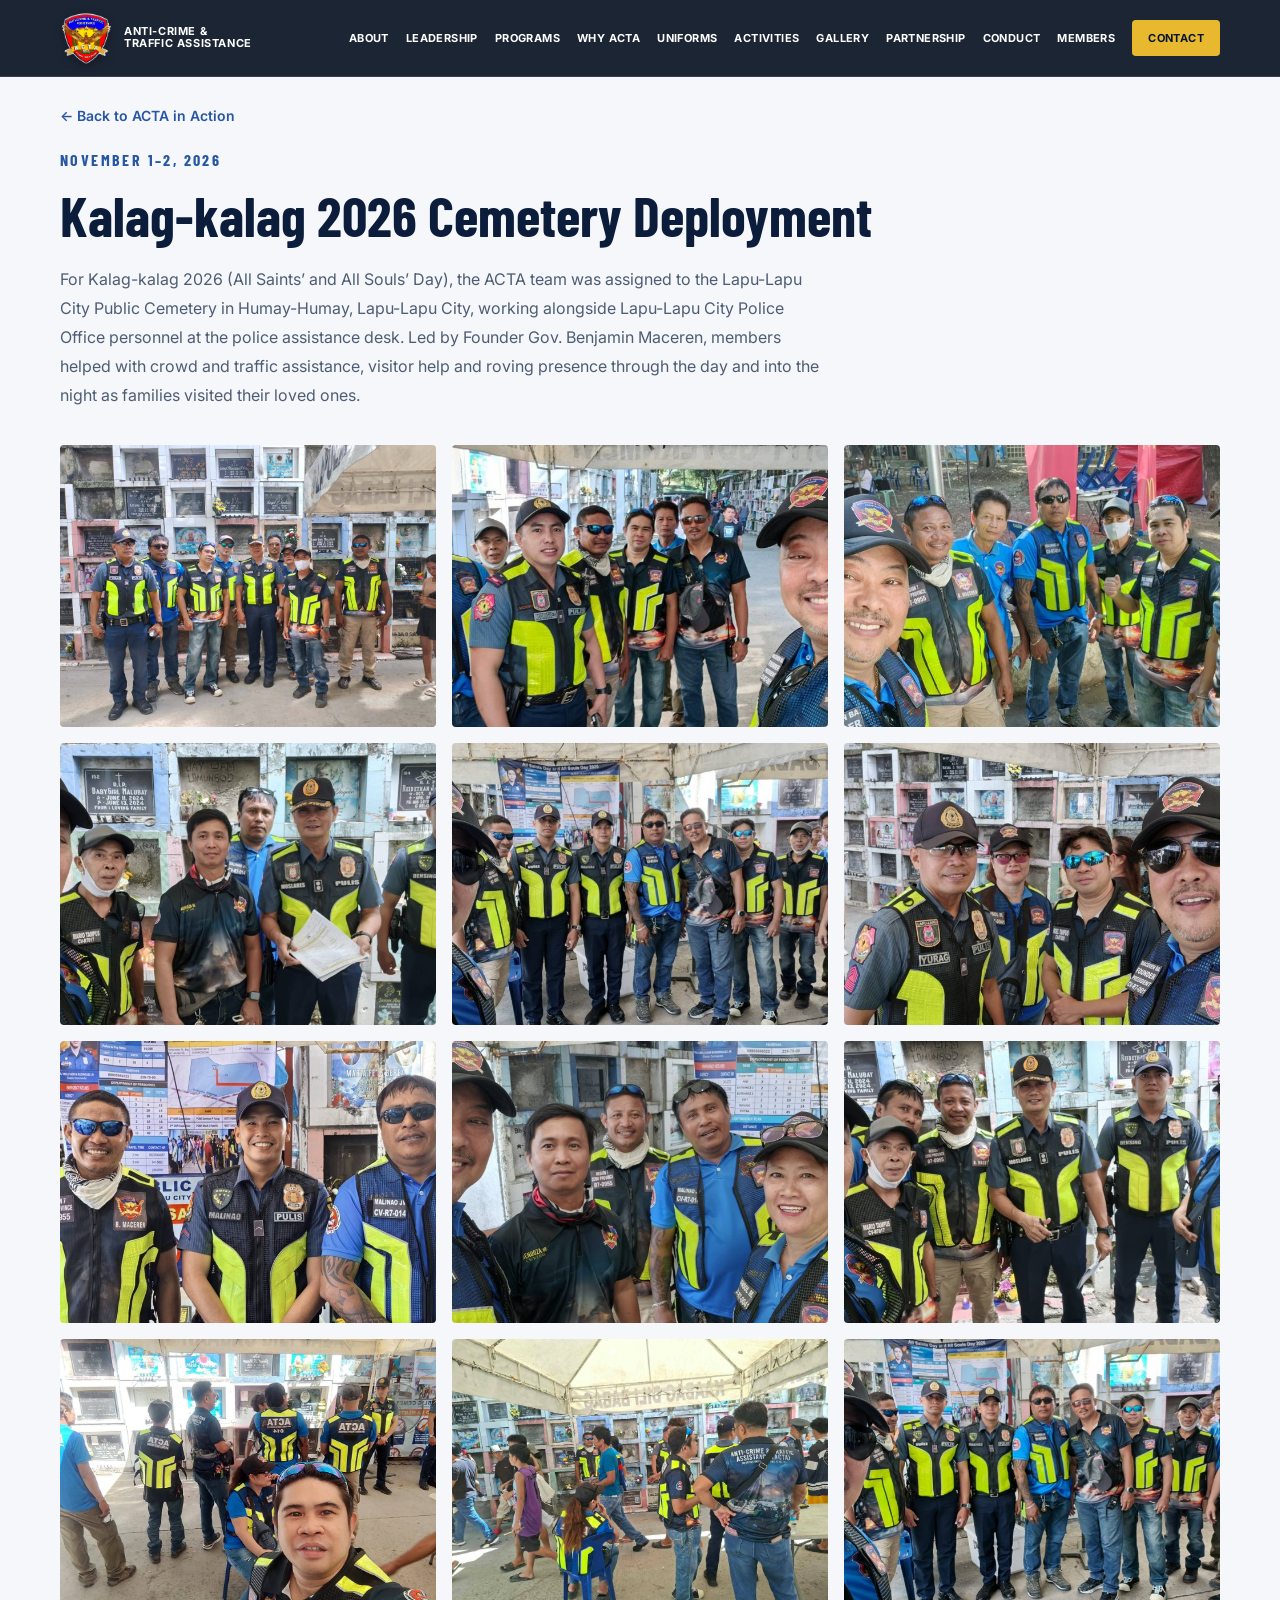
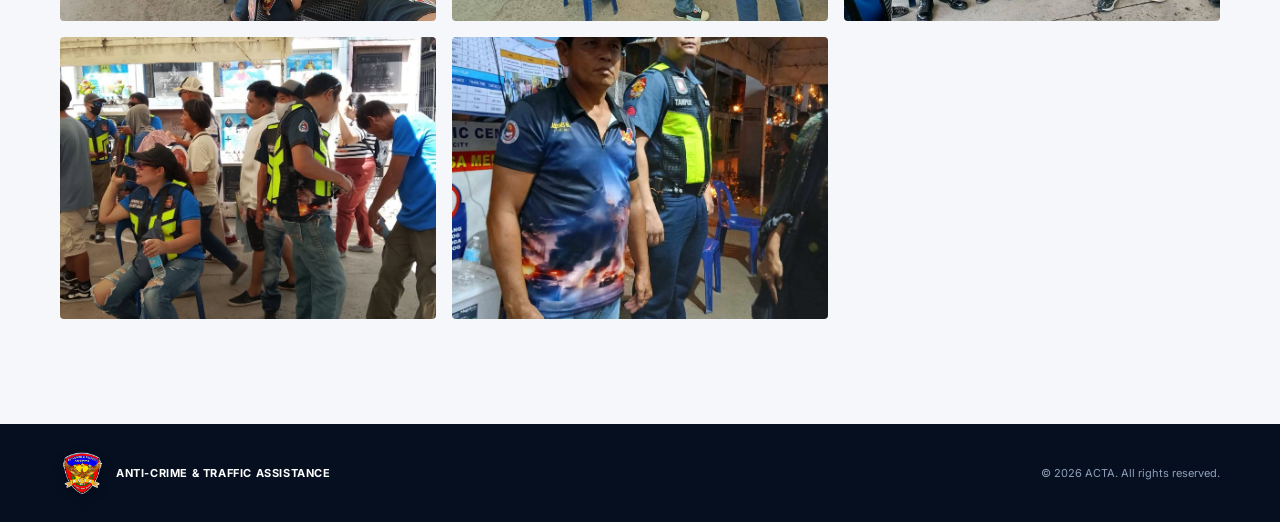
<file: activities/kalag-kalag-2026.html>
<!doctype html>
<html lang="en">
<head>
<meta charset="utf-8">
<meta name="viewport" content="width=device-width, initial-scale=1">
<meta name="description" content="ACTA members deployed at the Lapu-Lapu City Public Cemetery in Humay-Humay for Kalag-kalag (All Saints' and All Souls' Day) 2026, assisting the Lapu-Lapu City Police Office.">
<title>Kalag-kalag 2026 Cemetery Deployment | ACTA</title>
<link rel="preconnect" href="https://fonts.googleapis.com">
<link rel="preconnect" href="https://fonts.gstatic.com" crossorigin>
<link href="https://fonts.googleapis.com/css2?family=Barlow+Condensed:wght@500;600;700&family=Inter:wght@400;500;600;700&display=swap" rel="stylesheet">
<link rel="icon" type="image/png" href="../assets/acta-logo.png">
<link rel="stylesheet" href="../styles.css">
</head>
<body>
<header class="topbar">
  <div class="container nav">
    <a class="brand" href="../index.html#home"><img class="brand-logo" src="../assets/acta-logo.png" alt="ACTA logo"><span>Anti-Crime &amp;<br>Traffic Assistance</span></a>
    <button class="menu" aria-label="Open menu">☰</button>
    <nav id="navlinks">
      <a href="../index.html#about">About</a>
      <a href="../index.html#leadership">Leadership</a>
      <a href="../index.html#programs">Programs</a>
      <a href="../index.html#why-acta">Why ACTA</a>
      <a href="../index.html#uniforms">Uniforms</a>
      <a href="../index.html#activities">Activities</a>
      <a href="../index.html#gallery">Gallery</a>
      <a href="../index.html#partners">Partnership</a>
      <a href="../index.html#conduct">Conduct</a>
      <a href="../index.html#members">Members</a>
      <a class="nav-cta" href="../index.html#contact">Contact</a>
    </nav>
  </div>
</header>

<main>
<section class="section activity-detail">
  <div class="container">
    <a class="back-link" href="../index.html#activities">&larr; Back to ACTA in Action</a>
    <p class="eyebrow blue">NOVEMBER 1&ndash;2, 2026</p>
    <h2>Kalag-kalag 2026 Cemetery Deployment</h2>
    <p class="activity-lead">For Kalag-kalag 2026 (All Saints&rsquo; and All Souls&rsquo; Day), the ACTA team was assigned to the Lapu-Lapu City Public Cemetery in Humay-Humay, Lapu-Lapu City, working alongside Lapu-Lapu City Police Office personnel at the police assistance desk. Led by Founder Gov. Benjamin Maceren, members helped with crowd and traffic assistance, visitor help and roving presence through the day and into the night as families visited their loved ones.</p>
    <div class="activity-photos">
      <button data-full="../assets/acta-66.jpg"><img src="../assets/acta-66.jpg" alt="ACTA members and Lapu-Lapu City police officers in a group photo at the cemetery" loading="lazy"></button>
      <button data-full="../assets/acta-67.jpg"><img src="../assets/acta-67.jpg" alt="ACTA Founder Gov. Benjamin Maceren with members and a police officer at the cemetery assistance post" loading="lazy"></button>
      <button data-full="../assets/acta-68.jpg"><img src="../assets/acta-68.jpg" alt="ACTA members in a group selfie near the cemetery help desks" loading="lazy"></button>
      <button data-full="../assets/acta-69.jpg"><img src="../assets/acta-69.jpg" alt="ACTA members with police officers reviewing deployment papers at the cemetery" loading="lazy"></button>
      <button data-full="../assets/acta-70.jpg"><img src="../assets/acta-70.jpg" alt="ACTA members and police officers in front of the All Saints and All Souls Day 2026 deployment board" loading="lazy"></button>
      <button data-full="../assets/acta-71.jpg"><img src="../assets/acta-71.jpg" alt="ACTA members with a Lapu-Lapu City police officer at the cemetery" loading="lazy"></button>
      <button data-full="../assets/acta-72.jpg"><img src="../assets/acta-72.jpg" alt="Two ACTA members with a police officer at the police assistance desk" loading="lazy"></button>
      <button data-full="../assets/acta-73.jpg"><img src="../assets/acta-73.jpg" alt="ACTA members and the founder at the cemetery assistance post" loading="lazy"></button>
      <button data-full="../assets/acta-74.jpg"><img src="../assets/acta-74.jpg" alt="ACTA members with police officers during the Kalag-kalag deployment" loading="lazy"></button>
      <button data-full="../assets/acta-75.jpg"><img src="../assets/acta-75.jpg" alt="ACTA members in vests on duty among the crowd at the cemetery" loading="lazy"></button>
      <button data-full="../assets/acta-76.jpg"><img src="../assets/acta-76.jpg" alt="ACTA members assisting under the police assistance tent as visitors pass" loading="lazy"></button>
      <button data-full="../assets/acta-77.jpg"><img src="../assets/acta-77.jpg" alt="ACTA members and police officers in front of the deployment board" loading="lazy"></button>
      <button data-full="../assets/acta-78.jpg"><img src="../assets/acta-78.jpg" alt="ACTA members on duty at the assistance tent during the visitor rush" loading="lazy"></button>
      <button data-full="../assets/acta-79.jpg"><img src="../assets/acta-79.jpg" alt="An ACTA member and a police officer on night duty at the cemetery" loading="lazy"></button>
    </div>
  </div>
</section>
</main>

<footer><div class="container footer"><div class="brand"><img class="brand-logo footer-logo" src="../assets/acta-logo.png" alt="ACTA logo"><span>Anti-Crime &amp; Traffic Assistance</span></div><span>&copy; <span id="year"></span> ACTA. All rights reserved.</span></div></footer>

<div class="lightbox" id="lightbox" aria-hidden="true"><button class="close" aria-label="Close">&times;</button><img id="lightbox-img" alt=""></div>
<script src="../script.js"></script>
</body>
</html>
</file>
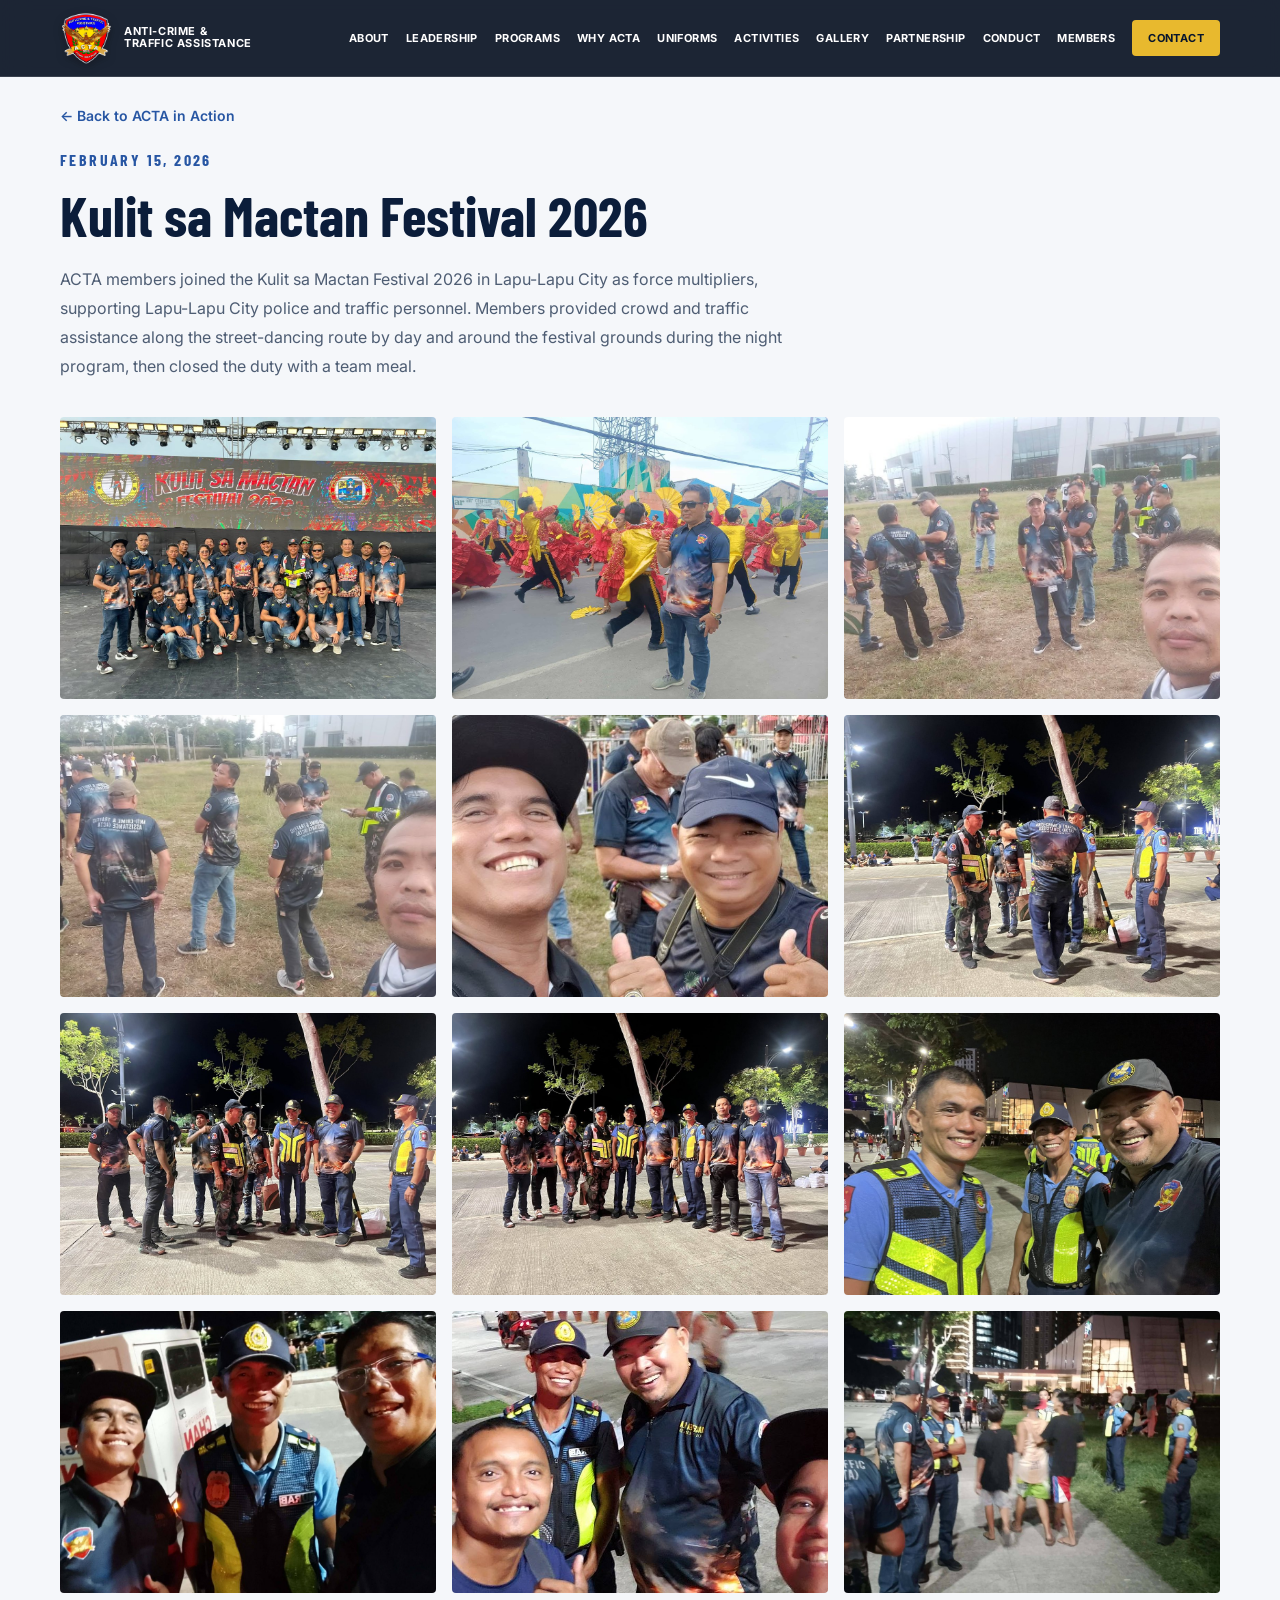
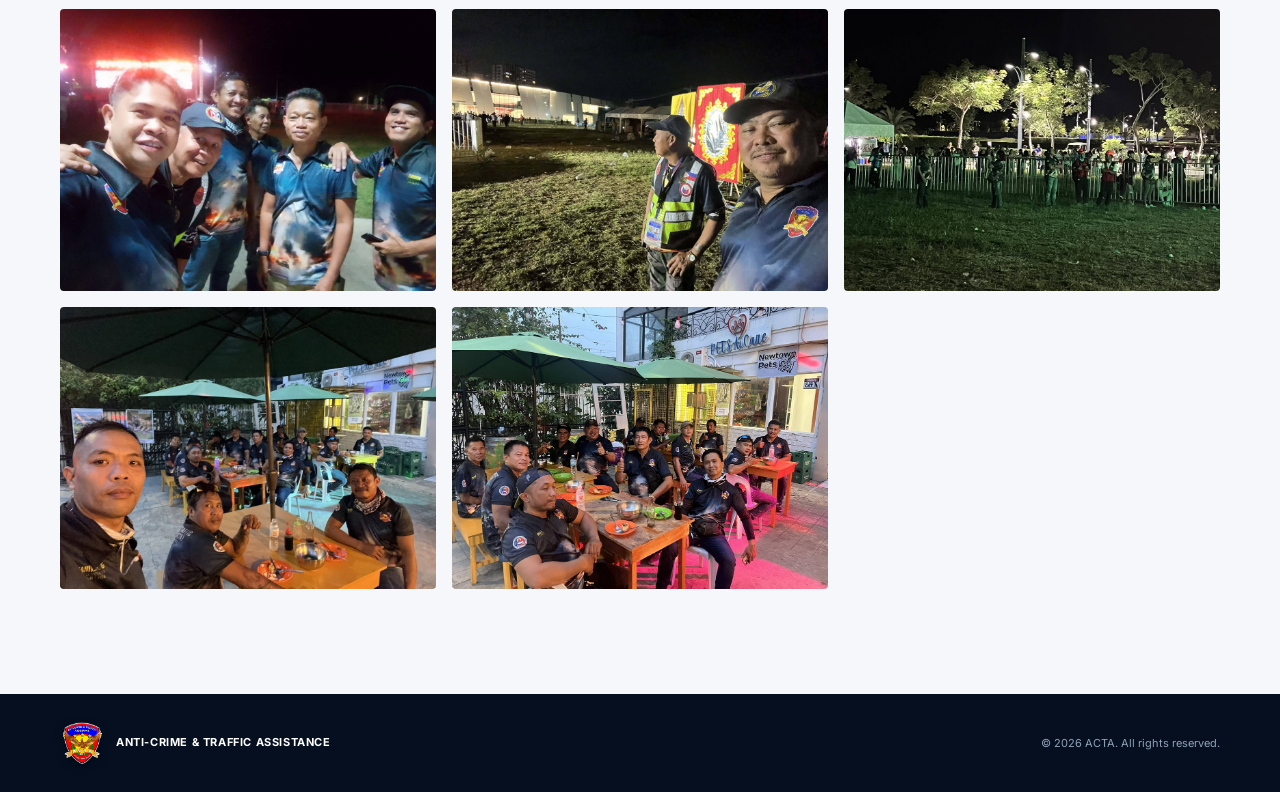
<file: activities/kulit-sa-mactan-2026-02-15.html>
<!doctype html>
<html lang="en">
<head>
<meta charset="utf-8">
<meta name="viewport" content="width=device-width, initial-scale=1">
<meta name="description" content="ACTA members supported Lapu-Lapu City police and traffic personnel with crowd and traffic assistance at the Kulit sa Mactan Festival 2026 on February 15, 2026.">
<title>Kulit sa Mactan Festival 2026 | ACTA</title>
<link rel="preconnect" href="https://fonts.googleapis.com">
<link rel="preconnect" href="https://fonts.gstatic.com" crossorigin>
<link href="https://fonts.googleapis.com/css2?family=Barlow+Condensed:wght@500;600;700&family=Inter:wght@400;500;600;700&display=swap" rel="stylesheet">
<link rel="icon" type="image/png" href="../assets/acta-logo.png">
<link rel="stylesheet" href="../styles.css">
</head>
<body>
<header class="topbar">
  <div class="container nav">
    <a class="brand" href="../index.html#home"><img class="brand-logo" src="../assets/acta-logo.png" alt="ACTA logo"><span>Anti-Crime &amp;<br>Traffic Assistance</span></a>
    <button class="menu" aria-label="Open menu">☰</button>
    <nav id="navlinks">
      <a href="../index.html#about">About</a>
      <a href="../index.html#leadership">Leadership</a>
      <a href="../index.html#programs">Programs</a>
      <a href="../index.html#why-acta">Why ACTA</a>
      <a href="../index.html#uniforms">Uniforms</a>
      <a href="../index.html#activities">Activities</a>
      <a href="../index.html#gallery">Gallery</a>
      <a href="../index.html#partners">Partnership</a>
      <a href="../index.html#conduct">Conduct</a>
      <a href="../index.html#members">Members</a>
      <a class="nav-cta" href="../index.html#contact">Contact</a>
    </nav>
  </div>
</header>

<main>
<section class="section activity-detail">
  <div class="container">
    <a class="back-link" href="../index.html#activities">&larr; Back to ACTA in Action</a>
    <p class="eyebrow blue">FEBRUARY 15, 2026</p>
    <h2>Kulit sa Mactan Festival 2026</h2>
    <p class="activity-lead">ACTA members joined the Kulit sa Mactan Festival 2026 in Lapu-Lapu City as force multipliers, supporting Lapu-Lapu City police and traffic personnel. Members provided crowd and traffic assistance along the street-dancing route by day and around the festival grounds during the night program, then closed the duty with a team meal.</p>
    <div class="activity-photos">
      <button data-full="../assets/acta-80.jpg"><img src="../assets/acta-80.jpg" alt="ACTA members in a group photo in front of the Kulit sa Mactan Festival 2026 stage" loading="lazy"></button>
      <button data-full="../assets/acta-81.jpg"><img src="../assets/acta-81.jpg" alt="An ACTA member on duty beside the festival street dancers" loading="lazy"></button>
      <button data-full="../assets/acta-82.jpg"><img src="../assets/acta-82.jpg" alt="ACTA members spread across the festival grounds before the program" loading="lazy"></button>
      <button data-full="../assets/acta-83.jpg"><img src="../assets/acta-83.jpg" alt="ACTA members in uniform on the festival grounds" loading="lazy"></button>
      <button data-full="../assets/acta-84.jpg"><img src="../assets/acta-84.jpg" alt="Two ACTA members on duty at the festival grounds" loading="lazy"></button>
      <button data-full="../assets/acta-85.jpg"><img src="../assets/acta-85.jpg" alt="An ACTA member coordinating with Lapu-Lapu City traffic officers at night" loading="lazy"></button>
      <button data-full="../assets/acta-86.jpg"><img src="../assets/acta-86.jpg" alt="ACTA members talking with Lapu-Lapu City traffic officers during the night program" loading="lazy"></button>
      <button data-full="../assets/acta-87.jpg"><img src="../assets/acta-87.jpg" alt="ACTA members and Lapu-Lapu City traffic officers in a group photo at night" loading="lazy"></button>
      <button data-full="../assets/acta-88.jpg"><img src="../assets/acta-88.jpg" alt="An ACTA member with two traffic officers on night duty" loading="lazy"></button>
      <button data-full="../assets/acta-89.jpg"><img src="../assets/acta-89.jpg" alt="Two ACTA members with a traffic officer beside a standby ambulance" loading="lazy"></button>
      <button data-full="../assets/acta-90.jpg"><img src="../assets/acta-90.jpg" alt="ACTA members with a traffic officer during the festival" loading="lazy"></button>
      <button data-full="../assets/acta-91.jpg"><img src="../assets/acta-91.jpg" alt="ACTA members and police officers watching the crowd along the walkway" loading="lazy"></button>
      <button data-full="../assets/acta-92.jpg"><img src="../assets/acta-92.jpg" alt="ACTA members in a group selfie near the festival stage at night" loading="lazy"></button>
      <button data-full="../assets/acta-93.jpg"><img src="../assets/acta-93.jpg" alt="ACTA members on night duty near the festival stage" loading="lazy"></button>
      <button data-full="../assets/acta-94.jpg"><img src="../assets/acta-94.jpg" alt="Personnel keeping the crowd behind the barricades during the night program" loading="lazy"></button>
      <button data-full="../assets/acta-95.jpg"><img src="../assets/acta-95.jpg" alt="The ACTA team sharing a meal after the festival duty" loading="lazy"></button>
      <button data-full="../assets/acta-96.jpg"><img src="../assets/acta-96.jpg" alt="The ACTA team giving a thumbs up over a meal after duty" loading="lazy"></button>
    </div>
  </div>
</section>
</main>

<footer><div class="container footer"><div class="brand"><img class="brand-logo footer-logo" src="../assets/acta-logo.png" alt="ACTA logo"><span>Anti-Crime &amp; Traffic Assistance</span></div><span>&copy; <span id="year"></span> ACTA. All rights reserved.</span></div></footer>

<div class="lightbox" id="lightbox" aria-hidden="true"><button class="close" aria-label="Close">&times;</button><img id="lightbox-img" alt=""></div>
<script src="../script.js"></script>
</body>
</html>
</file>
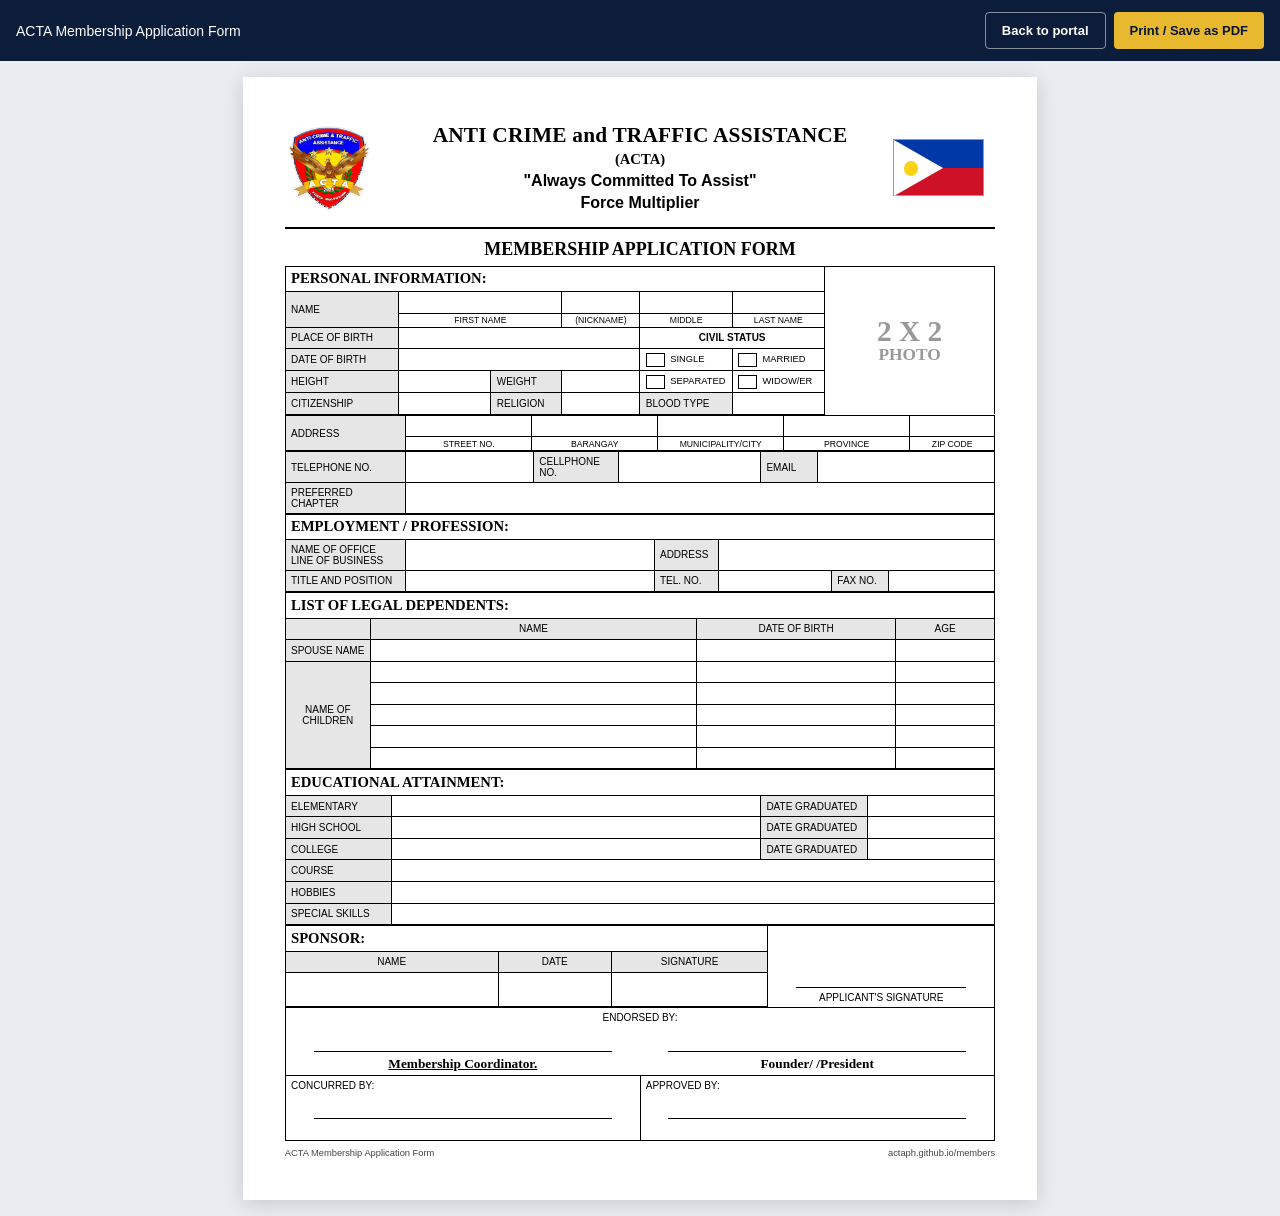
<file: members/print.html>
<!doctype html>
<html lang="en">
<head>
<meta charset="utf-8">
<meta name="viewport" content="width=device-width, initial-scale=1">
<meta name="robots" content="noindex">
<title>Membership Application Form | ACTA</title>
<link rel="icon" type="image/png" href="../assets/acta-logo.png">
<style>
*{box-sizing:border-box}
body{margin:0;background:#e9edf2;font-family:Arial,Helvetica,sans-serif;color:#000}
.bar{position:sticky;top:0;background:#0b1d3a;color:#fff;padding:12px 16px;display:flex;gap:10px;align-items:center;justify-content:space-between;flex-wrap:wrap;font-size:14px;z-index:5}
.bar button,.bar a{background:#e8b92e;color:#07152d;border:0;border-radius:4px;padding:10px 16px;font-weight:700;font-size:13px;cursor:pointer;text-decoration:none}
.bar a.alt{background:transparent;color:#fff;border:1px solid rgba(255,255,255,.5)}
.msg{max-width:820px;margin:16px auto;padding:12px 16px;border-radius:4px;background:#fdf1d8;color:#6b4600;font-size:14px}
.sheet{width:210mm;min-height:297mm;margin:16px auto;background:#fff;padding:11mm 11mm 9mm;box-shadow:0 4px 20px rgba(0,0,0,.15)}
.wrap{overflow-x:auto}
header{display:grid;grid-template-columns:30mm 1fr 30mm;align-items:center;text-align:center;padding-bottom:3mm;border-bottom:2.5px solid #000}
header img{width:23mm;height:auto}
header h1{font-family:"Times New Roman",Times,serif;font-size:16pt;margin:0;letter-spacing:.2px}
header .ab{font-family:"Times New Roman",serif;font-size:11pt;font-weight:700;margin:1mm 0}
header .mt{font-size:12pt;font-weight:700;margin:1mm 0 0}
.flag{width:24mm;height:15mm;margin:auto;position:relative;background:linear-gradient(#0038a8 50%,#ce1126 50%);border:1px solid #999}
.flag:before{content:"";position:absolute;left:0;top:0;border-left:13mm solid #fff;border-top:7.5mm solid transparent;border-bottom:7.5mm solid transparent}
.flag:after{content:"";position:absolute;left:2.6mm;top:5.6mm;width:3.8mm;height:3.8mm;border-radius:50%;background:#fcd116}
h2{font-family:"Times New Roman",serif;text-align:center;font-size:13.5pt;margin:2.5mm 0 1.5mm}
table{width:100%;border-collapse:collapse;font-size:8pt;table-layout:fixed}
td,th{border:1px solid #000;padding:1mm 1.4mm;vertical-align:middle;height:5.7mm;word-wrap:break-word}
th{background:#e6e6e6;font-weight:400;text-align:left;font-size:7.5pt}
.sec td{font-family:"Times New Roman",serif;font-weight:700;font-size:11pt;background:#fff;height:6mm;border-bottom:0}
.v{font-size:9pt;font-weight:700;font-family:Arial,sans-serif}
.cap td{font-size:6.5pt;text-align:center;height:auto;padding:.4mm;border-top:0}
.ctr{text-align:center}
.photo{width:100%;height:100%;display:grid;place-items:center;font-family:"Times New Roman",serif;font-size:22pt;font-weight:700;color:#999;text-align:center;line-height:1}
.photo small{display:block;font-size:13pt}
.photo img{width:38mm;height:38mm;object-fit:cover}
.box{display:inline-block;width:5mm;height:3.6mm;border:1px solid #000;vertical-align:middle;margin-right:1.5mm;text-align:center;line-height:3.4mm;font-size:8pt;font-weight:700}
.sig{height:13mm;vertical-align:bottom;text-align:center;font-size:7.5pt}
.line{border-top:1px solid #000;margin:0 6mm;padding-top:1mm;font-weight:700;font-family:"Times New Roman",serif;font-size:10pt}
.note{font-size:7pt;color:#444;margin-top:2mm;display:flex;justify-content:space-between;gap:10px}
@media print{body{background:#fff}.bar,.msg{display:none}.sheet{margin:0;box-shadow:none;width:auto;min-height:0;padding:0}@page{size:A4;margin:8mm}th{-webkit-print-color-adjust:exact;print-color-adjust:exact}.flag{-webkit-print-color-adjust:exact;print-color-adjust:exact}}
</style>
</head>
<body>
<div class="bar"><span id="bar-text">ACTA Membership Application Form</span><span style="display:flex;gap:8px"><a class="alt" href="./" id="back">Back to portal</a><button onclick="window.print()">Print / Save as PDF</button></span></div>
<div id="msg"></div>
<div class="wrap"><div class="sheet" id="sheet"></div></div>

<script type="module">
import { CIVIL, MAX_CHILDREN, age } from "./appform.js?v=5";
const $ = s => document.querySelector(s);
const esc = v => String(v ?? "").replace(/[&<>"']/g, c => ({ "&": "&amp;", "<": "&lt;", ">": "&gt;", '"': "&quot;", "'": "&#39;" }[c]));
const fmt = d => { if (!d) return ""; const x = d.toDate ? d.toDate() : new Date(d); return isNaN(x) ? esc(d) : x.toLocaleDateString("en-PH", { year: "numeric", month: "long", day: "numeric" }); };

function render(a = {}) {
  const V = k => `<span class="v">${esc(a[k] || "")}</span>`;
  const kids = (a.children || []).slice(0, MAX_CHILDREN);
  while (kids.length < 5) kids.push({});
  const civ = c => `<span class="box">${a.civilStatus === c ? "✓" : ""}</span>${c.toUpperCase()}`;
  const end = a.endorsedBy ? `Endorsed online by ${esc(a.endorsedBy)} · ${fmt(a.endorsedAt)}` : "";
  const appr = a.status === "approved" && a.decidedBy ? `Approved online by ${esc(a.decidedBy)} · ${fmt(a.decidedAt)}` : "";
  $("#sheet").innerHTML = `
  <header><img src="../assets/acta-logo.png" alt="ACTA logo"><div><h1>ANTI CRIME and TRAFFIC ASSISTANCE</h1><div class="ab">(ACTA)</div><div class="mt">"Always Committed To Assist"</div><div class="mt">Force Multiplier</div></div><div class="flag" aria-hidden="true"></div></header>
  <h2>MEMBERSHIP APPLICATION FORM</h2>
  <table>
    <colgroup><col style="width:16%"><col style="width:13%"><col style="width:10%"><col style="width:11%"><col style="width:13%"><col style="width:13%"><col style="width:24%"></colgroup>
    <tr class="sec"><td colspan="6">PERSONAL INFORMATION:</td><td rowspan="7" style="padding:0">${a.photo ? `<div class="photo"><img src="${esc(a.photo)}" alt=""></div>` : `<div class="photo"><div>2 X 2<small>PHOTO</small></div></div>`}</td></tr>
    <tr><th rowspan="2">NAME</th><td colspan="2">${V("firstName")}</td><td>${V("nickname")}</td><td>${V("middleName")}</td><td>${V("lastName")}</td></tr>
    <tr class="cap"><td colspan="2">FIRST NAME</td><td>(NICKNAME)</td><td>MIDDLE</td><td>LAST NAME</td></tr>
    <tr><th>PLACE OF BIRTH</th><td colspan="3">${V("birthPlace")}</td><td colspan="2" class="ctr" style="font-weight:700;font-size:7.5pt">CIVIL STATUS</td></tr>
    <tr><th>DATE OF BIRTH</th><td colspan="3"><span class="v">${fmt(a.birthdate)}</span></td><td style="font-size:7pt">${civ(CIVIL[0])}</td><td style="font-size:7pt">${civ(CIVIL[1])}</td></tr>
    <tr><th>HEIGHT</th><td>${V("height")}</td><th>WEIGHT</th><td>${V("weight")}</td><td style="font-size:7pt">${civ(CIVIL[2])}</td><td style="font-size:7pt">${civ(CIVIL[3])}</td></tr>
    <tr><th>CITIZENSHIP</th><td>${V("citizenship")}</td><th>RELIGION</th><td>${V("religion")}</td><th>BLOOD TYPE</th><td>${V("bloodType")}</td></tr>
  </table>
  <table>
    <colgroup><col style="width:17%"><col><col><col><col><col style="width:12%"></colgroup>
    <tr><th rowspan="2">ADDRESS</th><td>${V("street")}</td><td>${V("barangay")}</td><td>${V("city")}</td><td>${V("province")}</td><td>${V("zip")}</td></tr>
    <tr class="cap"><td>STREET NO.</td><td>BARANGAY</td><td>MUNICIPALITY/CITY</td><td>PROVINCE</td><td>ZIP CODE</td></tr>
  </table>
  <table>
    <colgroup><col style="width:17%"><col style="width:18%"><col style="width:12%"><col style="width:20%"><col style="width:8%"><col></colgroup>
    <tr><th>TELEPHONE NO.</th><td>${V("telephone")}</td><th>CELLPHONE NO.</th><td>${V("phone")}</td><th>EMAIL</th><td>${V("email")}</td></tr>
    <tr><th>PREFERRED CHAPTER</th><td colspan="5">${V("chapter")}</td></tr>
  </table>
  <table>
    <colgroup><col style="width:17%"><col style="width:35%"><col style="width:9%"><col style="width:16%"><col style="width:8%"><col></colgroup>
    <tr class="sec"><td colspan="6">EMPLOYMENT / PROFESSION:</td></tr>
    <tr><th>NAME OF OFFICE<br>LINE OF BUSINESS</th><td>${V("employer")}</td><th>ADDRESS</th><td colspan="3">${V("employerAddress")}</td></tr>
    <tr><th>TITLE AND POSITION</th><td>${V("jobTitle")}</td><th>TEL. NO.</th><td>${V("workTel")}</td><th>FAX NO.</th><td>${V("workFax")}</td></tr>
  </table>
  <table>
    <colgroup><col style="width:12%"><col style="width:46%"><col style="width:28%"><col></colgroup>
    <tr class="sec"><td colspan="4">LIST OF LEGAL DEPENDENTS:</td></tr>
    <tr><th></th><th class="ctr">NAME</th><th class="ctr">DATE OF BIRTH</th><th class="ctr">AGE</th></tr>
    <tr><th>SPOUSE NAME</th><td>${V("spouseName")}</td><td class="ctr"><span class="v">${fmt(a.spouseBirthdate)}</span></td><td class="ctr"><span class="v">${age(a.spouseBirthdate)}</span></td></tr>
    ${kids.map((c, i) => `<tr>${i === 0 ? `<th rowspan="${kids.length}" class="ctr">NAME OF<br>CHILDREN</th>` : ""}<td><span class="v">${esc(c.name || "")}</span></td><td class="ctr"><span class="v">${fmt(c.birthdate)}</span></td><td class="ctr"><span class="v">${age(c.birthdate)}</span></td></tr>`).join("")}
  </table>
  <table>
    <colgroup><col style="width:15%"><col style="width:52%"><col style="width:15%"><col></colgroup>
    <tr class="sec"><td colspan="4">EDUCATIONAL ATTAINMENT:</td></tr>
    <tr><th>ELEMENTARY</th><td>${V("elementary")}</td><th>DATE GRADUATED</th><td>${V("elementaryYear")}</td></tr>
    <tr><th>HIGH SCHOOL</th><td>${V("highSchool")}</td><th>DATE GRADUATED</th><td>${V("highSchoolYear")}</td></tr>
    <tr><th>COLLEGE</th><td>${V("college")}</td><th>DATE GRADUATED</th><td>${V("collegeYear")}</td></tr>
    <tr><th>COURSE</th><td colspan="3">${V("course")}</td></tr>
    <tr><th>HOBBIES</th><td colspan="3">${V("hobbies")}</td></tr>
    <tr><th>SPECIAL SKILLS</th><td colspan="3">${V("skills")}</td></tr>
  </table>
  <table>
    <colgroup><col style="width:30%"><col style="width:16%"><col style="width:22%"><col></colgroup>
    <tr class="sec"><td colspan="3">SPONSOR:</td><td rowspan="3" class="sig"><div class="line" style="font-family:Arial;font-weight:400;font-size:7.5pt">APPLICANT'S SIGNATURE</div></td></tr>
    <tr><th class="ctr">NAME</th><th class="ctr">DATE</th><th class="ctr">SIGNATURE</th></tr>
    <tr style="height:9mm"><td>${V("sponsorName")}</td><td></td><td></td></tr>
  </table>
  <table>
    <tr><td colspan="2" class="ctr" style="border-bottom:0;font-size:7.5pt;height:5mm">ENDORSED BY:</td></tr>
    <tr><td class="sig" style="border-top:0;border-right:0"><div style="font-size:7pt;color:#444;margin-bottom:1mm">${end}</div><div class="line" style="text-decoration:underline">Membership Coordinator.</div></td><td class="sig" style="border-top:0;border-left:0"><div class="line">Founder/ /President</div></td></tr>
    <tr><td class="sig" style="height:17mm;vertical-align:top;text-align:left">CONCURRED BY:<div style="height:7mm"></div><div class="line" style="font-weight:400"></div></td><td class="sig" style="height:17mm;vertical-align:top;text-align:left">APPROVED BY:<div style="font-size:7pt;color:#444;height:7mm;padding-top:2mm">${appr}</div><div class="line" style="font-weight:400"></div></td></tr>
  </table>
  <div class="note"><span>${a.createdAt ? `Submitted online ${fmt(a.createdAt)}${a.consent ? " · Applicant certified the information and consented under RA 10173" : ""}` : "ACTA Membership Application Form"}</span><span>actaph.github.io/members</span></div>`;
}

const id = new URLSearchParams(location.search).get("id");
if (!id) { render(); }
else {
  render();
  $("#bar-text").textContent = "Loading application…"; $("#back").href = "admin.html";
  try {
    const { configured, auth, db, fb } = await import("./portal.js?v=5");
    if (!configured) throw new Error("The portal isn't connected yet.");
    fb.onAuthStateChanged(auth, async user => {
      if (!user) { location.replace("login.html"); return; }
      try {
        const snap = await fb.getDoc(fb.doc(db, "applications", id));
        if (!snap.exists()) throw new Error("Application not found.");
        const a = snap.data(); render(a);
        const name = [a.firstName, a.lastName].filter(Boolean).join(" ");
        $("#bar-text").textContent = `Application — ${name}`; document.title = `Application — ${name} | ACTA`;
      } catch (e) { $("#msg").innerHTML = `<div class="msg">${esc(e.code === "permission-denied" ? "Only ACTA portal admins can open submitted applications." : e.message)}</div>`; $("#bar-text").textContent = "ACTA Membership Application Form"; }
    });
  } catch (e) { $("#msg").innerHTML = `<div class="msg">${esc(e.message)}</div>`; }
}
</script>
</body>
</html>
</file>
<file: styles.css>
*{box-sizing:border-box}html{scroll-behavior:smooth}body{margin:0;font-family:Inter,Arial,sans-serif;color:#14213a;background:#f5f7fa}h1,h2,h3,.brand-mark,.eyebrow{font-family:"Barlow Condensed",Arial,sans-serif}h1,h2,h3,p{margin-top:0}.container{width:min(1160px,92%);margin:auto}.topbar{position:fixed;z-index:50;top:0;left:0;right:0;background:rgba(5,14,30,.9);backdrop-filter:blur(14px);border-bottom:1px solid rgba(255,255,255,.12)}.nav{height:76px;display:flex;align-items:center;justify-content:space-between}.brand{display:flex;align-items:center;gap:12px;color:#fff;text-decoration:none;font-size:11px;line-height:1.05;text-transform:uppercase;font-weight:700;letter-spacing:.6px}.brand-logo{width:52px;height:58px;object-fit:contain;flex:0 0 auto;filter:drop-shadow(0 3px 5px rgba(0,0,0,.35))}.footer-logo{width:44px;height:48px}.hero-brand{display:flex;align-items:center;gap:14px;margin-bottom:18px}.hero-brand img{width:82px;height:92px;object-fit:contain;filter:drop-shadow(0 5px 10px rgba(0,0,0,.45))}.hero-brand span{font-family:"Barlow Condensed",Arial,sans-serif;font-size:14px;font-weight:700;letter-spacing:2px;color:#e8b92e}.brand-mark{display:grid;place-items:center;width:46px;height:46px;border-radius:50%;background:#e8b92e;color:#07152d;font-size:19px;font-weight:700;box-shadow:0 0 0 2px #fff inset}.nav nav{display:flex;align-items:center;gap:17px}.nav-item{position:relative}.nav-toplink{background:none;border:0;color:#fff;font-family:inherit;cursor:pointer;padding:0;display:flex;align-items:center;gap:4px;font-size:11px;font-weight:700;text-transform:uppercase;letter-spacing:.4px}.caret{font-size:9px;transition:transform .2s}.nav-item.open .caret{transform:rotate(180deg)}.submenu{display:none;position:absolute;top:100%;left:0;margin-top:16px;background:#0b1d3a;border:1px solid rgba(255,255,255,.14);border-radius:6px;padding:8px;min-width:180px;flex-direction:column;gap:2px;box-shadow:0 14px 28px rgba(0,0,0,.4)}.nav-item:hover .submenu,.nav-item.open .submenu{display:flex}.submenu a{padding:9px 12px;border-radius:4px;white-space:nowrap;color:#fff!important;text-decoration:none;font-size:11px;font-weight:700;text-transform:uppercase;letter-spacing:.4px}.submenu a:hover{background:rgba(255,255,255,.08)}.nav nav a{color:#fff;text-decoration:none;font-size:11px;font-weight:700;text-transform:uppercase;letter-spacing:.4px;white-space:nowrap}.nav-cta{padding:11px 16px;background:#e8b92e;color:#07152d!important;border-radius:4px}.menu{display:none;background:none;border:0;color:#fff;font-size:26px}.hero{min-height:760px;position:relative;color:#fff;display:flex;align-items:center;overflow:hidden}.hero-image{position:absolute;inset:0;background:url("assets/acta-19.jpg") center/cover no-repeat;filter:saturate(.9)}.hero-overlay{position:absolute;inset:0;background:linear-gradient(90deg,rgba(3,12,28,.96),rgba(3,12,28,.7) 47%,rgba(3,12,28,.2)),linear-gradient(0deg,rgba(3,12,28,.85),transparent 40%)}.hero-content{position:relative;z-index:2;padding-top:80px}.eyebrow{font-size:14px;letter-spacing:2.4px;font-weight:700;margin-bottom:14px;color:#e8b92e}.eyebrow.blue{color:#2756a3}.hero h1{font-size:clamp(58px,8vw,108px);line-height:.82;letter-spacing:-1px;margin:0 0 26px}.hero h1 span{color:#e8b92e}.hero-copy{max-width:590px;color:#e5ebf5;font-size:17px;line-height:1.7}.hero-actions{display:flex;gap:12px;margin-top:30px}.btn{display:inline-flex;align-items:center;justify-content:center;padding:14px 21px;border-radius:4px;text-decoration:none;font-weight:800;text-transform:uppercase;letter-spacing:.8px;font-size:12px}.btn.primary{background:#e8b92e;color:#07152d}.btn.ghost{border:1px solid rgba(255,255,255,.55);color:#fff}.hero-strip{position:absolute;bottom:0;left:0;right:0;background:#e8b92e;color:#07152d}.strip-inner{height:52px;display:flex;align-items:center;gap:22px;font-size:11px;letter-spacing:1.4px}.strip-inner strong{font-family:"Barlow Condensed";font-size:25px}.section{padding:105px 0}.split{display:grid;grid-template-columns:1.1fr .9fr;gap:80px;align-items:center}.section h2{font-size:56px;line-height:.92;margin:0 0 25px;color:#0b1d3a}.section p{font-size:16px;line-height:1.8;color:#4e5d73}.muted{font-size:13px!important;color:#7b8799!important}.about-card{background:#0a1c38;color:#fff;padding:45px;box-shadow:20px 20px 0 #e8b92e}.quote{font-family:"Barlow Condensed";font-size:44px;line-height:.98}.card-line{height:2px;background:#e8b92e;margin:32px 0}.mini-grid{display:grid;grid-template-columns:1fr 1fr;gap:25px}.mini-grid div{display:flex;flex-direction:column;gap:4px}.mini-grid b{font-family:"Barlow Condensed";font-size:26px;color:#e8b92e}.mini-grid span{text-transform:uppercase;font-size:11px;letter-spacing:1px}.dark{background:#07152d;color:#fff}.dark h2,.gallery-section h2{color:#fff}.section-head{display:flex;justify-content:space-between;align-items:end;gap:30px;margin-bottom:45px}.section-head>p{max-width:410px;color:#aeb9ca;margin:0}.program-grid{display:grid;grid-template-columns:repeat(4,1fr);gap:1px;background:rgba(255,255,255,.12)}.program-grid article{background:#0a1c38;padding:34px;min-height:245px}.num{font-family:"Barlow Condensed";font-size:34px;color:#e8b92e}.program-grid h3{font-size:29px;margin:25px 0 10px}.program-grid p{color:#aeb9ca;font-size:14px}.activity-grid{display:grid;grid-template-columns:repeat(auto-fit,minmax(300px,1fr));gap:20px}.activity-card{position:relative;margin:0;overflow:hidden;background:#111;border-radius:3px;height:300px}.activity-card>a{display:block;width:100%;height:100%;color:inherit;text-decoration:none}.activity-card img{width:100%;height:100%;object-fit:cover;transition:.45s}.activity-card:hover img{transform:scale(1.04)}.activity-card:after{content:"";position:absolute;inset:0;background:linear-gradient(0deg,rgba(4,12,25,.88),transparent 65%)}.activity-card figcaption{position:absolute;z-index:2;bottom:20px;left:22px;right:20px;color:#fff;display:flex;flex-direction:column;gap:5px}.activity-card figcaption em{font-style:normal;font-size:11px;letter-spacing:.08em;text-transform:uppercase;color:#8fb2ff;background:rgba(6,16,34,.72);padding:3px 9px;border-radius:2px;align-self:flex-start}.activity-card figcaption b{font-family:"Barlow Condensed";font-size:28px}.activity-card figcaption span{font-size:12px;color:#dce3ee}.partnership{background:#eef2f7}.reverse{grid-template-columns:1fr 1fr}.photo-stack{display:grid;grid-template-columns:1fr 1fr;gap:14px;align-items:end}.photo-stack img{width:100%;height:310px;object-fit:cover;border-radius:4px}.photo-stack img+img{height:250px;margin-top:70px}.pill-row{display:flex;flex-wrap:wrap;gap:9px;margin-top:25px}.pill-row span{border:1px solid #cbd4e0;background:#fff;padding:9px 12px;border-radius:30px;font-size:11px;text-transform:uppercase;font-weight:700;color:#31445f}.gallery-section{background:#06142a}.gallery{display:grid;grid-template-columns:repeat(5,1fr);gap:10px}.gallery button{border:0;padding:0;background:#111;cursor:pointer;aspect-ratio:1/1;overflow:hidden}.gallery img{width:100%;height:100%;object-fit:cover;transition:.3s}.gallery button:hover img{transform:scale(1.08);opacity:.82}.values{background:#fff}.value-grid{display:grid;grid-template-columns:repeat(4,1fr);gap:16px}.value-grid>div{border-top:4px solid #0b1d3a;padding:25px;background:#f5f7fa}.value-grid span{font-family:"Barlow Condensed";font-size:58px;color:#e8b92e}.value-grid h3{font-size:28px;margin:8px 0}.value-grid p{font-size:13px;margin:0}.vm-grid{display:grid;grid-template-columns:1fr 1fr;gap:30px;margin-top:60px}.vm-card{background:#fff;border-top:4px solid #e8b92e;padding:30px}.vm-card p:last-child{margin:0;font-size:15px;line-height:1.75;color:#4e5d73}.leader-grid{display:grid;grid-template-columns:1fr 1fr;gap:30px}.leader-card{background:#0a1c38;padding:36px;box-shadow:14px 14px 0 #e8b92e;display:flex;flex-direction:column;align-items:flex-start;gap:24px}.leader-photo{width:100%;max-width:260px;aspect-ratio:4/5;object-fit:cover;object-position:top;border-radius:8px;flex:0 0 auto;box-shadow:0 4px 10px rgba(0,0,0,.35)}.leader-info{min-width:0}.leader-role{display:inline-block;text-transform:uppercase;letter-spacing:1.4px;font-size:11px;font-weight:700;color:#e8b92e;margin-bottom:10px}.leader-card h3{font-family:"Barlow Condensed";font-size:27px;color:#fff;margin:0 0 8px;line-height:1.05}.leader-title{color:#cbd4e0;font-size:13px;font-weight:600;margin:0 0 20px}.leader-meta{display:grid;grid-template-columns:1fr 1fr;gap:16px 22px}.leader-meta small{display:block;color:#8fa0b8;font-size:10px;letter-spacing:1.5px;margin-bottom:6px}.leader-meta strong{color:#fff;font-size:14px}.topic-category{font-family:"Barlow Condensed";font-size:24px;color:#0b1d3a;margin:0 0 20px;padding-top:50px;border-top:1px solid #e2e6ed}.topic-category:first-of-type{padding-top:0;border-top:0}.topic-grid{display:grid;grid-template-columns:1fr 1fr;gap:30px;margin-bottom:50px}.topic-grid.single{grid-template-columns:1fr;max-width:560px}.topic-card{background:#fff;border-top:4px solid #e8b92e}.topic-card img{width:100%;height:230px;object-fit:cover;display:block}.topic-body{padding:26px}.topic-body p{margin:0 0 14px}.topic-credit{display:block;font-size:11px;color:#8a96a8;margin-bottom:14px}.topic-body a{color:#2756a3;font-weight:700;font-size:14px}.conduct-list{display:grid;gap:40px}.conduct-group h3{font-family:"Barlow Condensed";font-size:26px;color:#0b1d3a;margin:0 0 18px}.conduct-group ul{list-style:none;margin:0;padding:0;display:grid;gap:1px;background:#dfe4ec}.conduct-group li{background:#fff;padding:22px 26px;display:flex;justify-content:space-between;align-items:center;gap:24px;flex-wrap:wrap}.conduct-group li p{margin:0;font-size:14px;line-height:1.7;color:#4e5d73;flex:1 1 460px}.conduct-group li p strong{color:#0b1d3a}.penalty{flex:0 0 auto;font-size:11px;font-weight:800;text-transform:uppercase;letter-spacing:.6px;padding:8px 14px;border-radius:30px;white-space:nowrap}.penalty.expulsion{background:#fbe7e7;color:#a3273a}.penalty.tiered{background:#fdf1d8;color:#8a5a00}.uniform-grid{display:grid;grid-template-columns:1fr 1fr;gap:24px;margin-bottom:50px}.uniform-grid.single{grid-template-columns:1fr;max-width:380px}.uniform-grid.triple{grid-template-columns:repeat(3,1fr)}.uniform-grid.wide{grid-template-columns:1fr;max-width:720px}.uniform-grid.wide .uniform-item img{aspect-ratio:auto;object-fit:contain;background:#0a1c38}.uniform-item{margin:0;background:#fff;border-radius:4px;overflow:hidden;box-shadow:0 3px 14px rgba(11,29,58,.1)}.uniform-item img{width:100%;display:block;object-fit:cover;aspect-ratio:3/4}.uniform-item figcaption{padding:12px 16px;font-size:11px;text-transform:uppercase;letter-spacing:1.2px;color:#4e5d73;font-weight:700}.contact{background:#0b1d3a;color:#fff;padding:80px 0}.contact-inner{display:grid;grid-template-columns:1.2fr .8fr;gap:60px;align-items:center}.contact h2{color:#fff;font-size:56px;margin-bottom:15px}.contact p{color:#b9c5d6;line-height:1.7}.contact-card{border:1px solid rgba(255,255,255,.16);padding:30px;display:grid;gap:22px}.contact-card small{display:block;color:#8fa0b8;font-size:10px;letter-spacing:1.5px;margin-bottom:6px}.contact-card strong{font-size:14px}.contact-card .btn{width:max-content}.contact-card a{color:#07152d}footer{background:#050f20;color:#8fa0b8;padding:25px 0}.footer{display:flex;justify-content:space-between;align-items:center;font-size:11px}.lightbox{display:none;position:fixed;inset:0;z-index:100;background:rgba(0,0,0,.92);align-items:center;justify-content:center;padding:30px}.lightbox.open{display:flex}.lightbox img{max-width:94vw;max-height:90vh;object-fit:contain}.close{position:absolute;right:22px;top:15px;background:none;border:0;color:#fff;font-size:46px;cursor:pointer}.sec-card{display:grid;grid-template-columns:260px 1fr;gap:44px;align-items:center;margin-top:50px;background:#fff;border-left:4px solid #2756a3;padding:34px;box-shadow:0 3px 14px rgba(11,29,58,.08)}.sec-thumb{border:0;padding:0;background:#eef2f7;cursor:zoom-in;display:block;border-radius:4px;overflow:hidden;box-shadow:0 4px 12px rgba(11,29,58,.18)}.sec-thumb img{width:100%;height:auto;display:block;transition:.3s}.sec-thumb:hover img{transform:scale(1.03);opacity:.9}.sec-badge{display:inline-block;background:#e6eefb;color:#2756a3;font-size:11px;font-weight:800;letter-spacing:1.2px;text-transform:uppercase;padding:7px 12px;border-radius:30px;margin-bottom:14px}.sec-info h3{font-family:"Barlow Condensed";font-size:30px;color:#0b1d3a;margin:0 0 10px;line-height:1.05}.sec-info p{margin:0 0 20px}.sec-info p.muted{margin:18px 0 0}.sec-meta{display:grid;grid-template-columns:1fr 1fr;gap:16px 24px}.sec-meta small{display:block;color:#7b8799;font-size:10px;letter-spacing:1.5px;margin-bottom:5px}.sec-meta strong{color:#0b1d3a;font-size:15px}.profile-wrap{max-width:900px}.profile-hero{display:grid;grid-template-columns:180px 1fr;gap:36px;align-items:center;margin-bottom:46px}.profile-logo{width:100%;height:auto;display:block}.profile-hero .activity-lead{margin-bottom:22px}.profile-page h3{font-size:24px;color:#07152d;margin:44px 0 14px;padding-bottom:8px;border-bottom:3px solid #e8b92e;display:inline-block}.profile-page p,.profile-page li{font-size:16px;line-height:1.7;color:#3c4657}.profile-page a:not(.btn):not(.back-link){color:#2756a3}.profile-table{overflow-x:auto;margin:6px 0 18px}.profile-table table{width:100%;border-collapse:collapse;background:#fff;font-size:15px;box-shadow:0 3px 14px rgba(11,29,58,.06)}.profile-table th{background:#0a1c38;color:#fff;text-align:left;padding:11px 14px;font-weight:600}.profile-table td{padding:11px 14px;border-bottom:1px solid #e3e8ef;vertical-align:top;color:#3c4657;line-height:1.55}.profile-table td:first-child{font-weight:600;color:#07152d;min-width:140px}.profile-download{margin-top:40px}.sec-actions{display:flex;flex-wrap:wrap;gap:12px;margin:22px 0 16px}.btn.outline{border:1px solid #2756a3;color:#2756a3}.board{margin-top:64px}.board-title{font-family:"Barlow Condensed";font-size:30px;color:#fff;margin:0 0 22px;padding-bottom:8px;border-bottom:3px solid #e8b92e;display:inline-block}.board-grid{list-style:none;margin:0;padding:0;display:grid;grid-template-columns:repeat(auto-fill,minmax(250px,1fr));gap:14px;counter-reset:board}.board-member{counter-increment:board;position:relative;background:#0a1c38;border-left:3px solid #e8b92e;padding:16px 18px 16px 58px}.board-member::before{content:counter(board);position:absolute;left:18px;top:50%;transform:translateY(-50%);font-family:"Barlow Condensed";font-size:28px;font-weight:700;color:#e8b92e}.board-member span{display:block;text-transform:uppercase;letter-spacing:1.4px;font-size:10px;font-weight:700;color:#8fa0b8;margin-bottom:4px}.board-member b{display:block;color:#fff;font-size:16px;font-weight:600}.contact-actions{display:flex;flex-wrap:wrap;gap:12px}@media(max-width:900px){.sec-card{grid-template-columns:200px 1fr;gap:30px}.nav nav{display:none;position:absolute;top:76px;left:0;right:0;background:#07152d;padding:20px;flex-direction:column;align-items:flex-start}.nav nav.open{display:flex}.nav-item{position:static;width:100%}.nav-item:hover .submenu{display:none}.nav-item.open .submenu{display:flex}.nav-toplink{width:100%;justify-content:space-between;padding:6px 0}.submenu{position:static;margin-top:4px;margin-left:10px;background:none;border:0;box-shadow:none;padding:0;min-width:0}.submenu a{padding:8px 0}.menu{display:block}.hero{min-height:720px}.split,.reverse,.contact-inner,.vm-grid,.leader-grid,.topic-grid{grid-template-columns:1fr;gap:45px}.uniform-grid{grid-template-columns:1fr 1fr;gap:16px}.uniform-grid.triple{grid-template-columns:1fr 1fr}.uniform-grid.wide{max-width:100%}.leader-grid{gap:24px}.program-grid{grid-template-columns:1fr 1fr}.gallery{grid-template-columns:repeat(3,1fr)}.value-grid{grid-template-columns:1fr 1fr}.photo-stack{max-width:700px}.section-head{align-items:flex-start;flex-direction:column}.footer{gap:15px;align-items:flex-start;flex-direction:column}}@media(max-width:560px){.profile-hero{grid-template-columns:1fr;gap:20px}.profile-logo{width:140px}.sec-card{grid-template-columns:1fr;padding:24px;gap:24px;margin-top:40px}.sec-thumb{max-width:220px}.sec-meta{grid-template-columns:1fr}.brand-logo{width:43px;height:48px}.hero-brand img{width:65px;height:74px}.hero-brand{gap:10px}.hero-brand span{font-size:11px}.nav{height:68px}.hero-content{padding-top:70px}.hero h1{font-size:65px}.hero-copy{font-size:15px}.program-grid{grid-template-columns:1fr}.gallery{grid-template-columns:repeat(2,1fr)}.value-grid{grid-template-columns:1fr}.about-card,.leader-card{padding:30px;box-shadow:10px 10px 0 #e8b92e}.vm-grid{margin-top:40px;gap:18px}.leader-photo{max-width:180px}.leader-meta{grid-template-columns:1fr}.uniform-grid.triple{grid-template-columns:1fr}.conduct-group li{flex-direction:column;align-items:flex-start;gap:12px}.conduct-group li p{flex:1 1 auto}.penalty{white-space:normal}.section{padding:75px 0}.section h2,.contact h2{font-size:45px}.strip-inner{font-size:9px}.strip-inner span{white-space:nowrap;overflow:hidden}.photo-stack{grid-template-columns:1fr 1fr}.photo-stack img{height:230px}.photo-stack img+img{height:190px;margin-top:40px}.activity-card{height:220px}}
.back-link{display:inline-block;margin-bottom:22px;color:#2756a3;font-weight:600;text-decoration:none;font-size:14px}.back-link:hover{text-decoration:underline}.activity-lead{max-width:760px;font-size:17px;line-height:1.7;color:#3c4657;margin:0 0 36px}.activity-photos{display:grid;grid-template-columns:repeat(auto-fit,minmax(280px,1fr));gap:16px}.activity-photos button{border:0;padding:0;background:#111;cursor:pointer;overflow:hidden;border-radius:4px;aspect-ratio:4/3;display:block}.activity-photos img{width:100%;height:100%;object-fit:cover;transition:.3s;display:block}.activity-photos button:hover img{transform:scale(1.06);opacity:.85}
</file>
